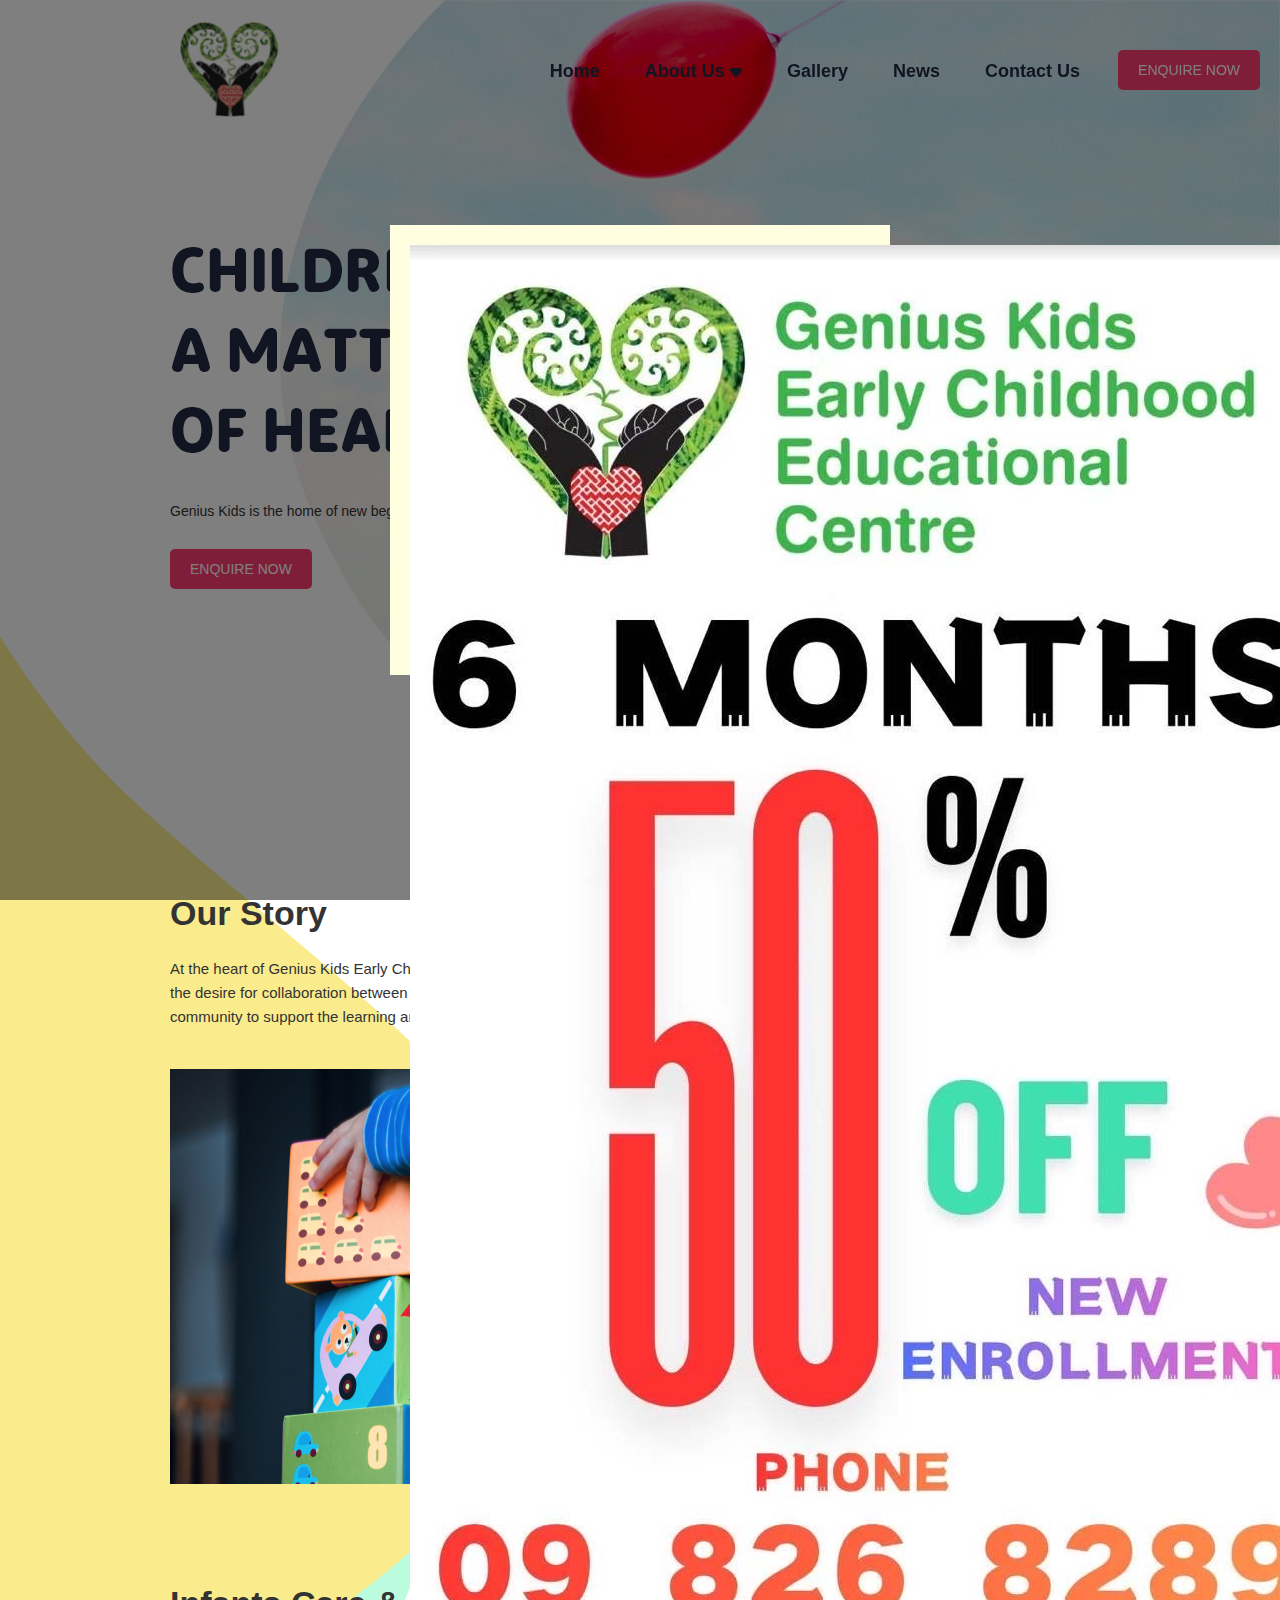
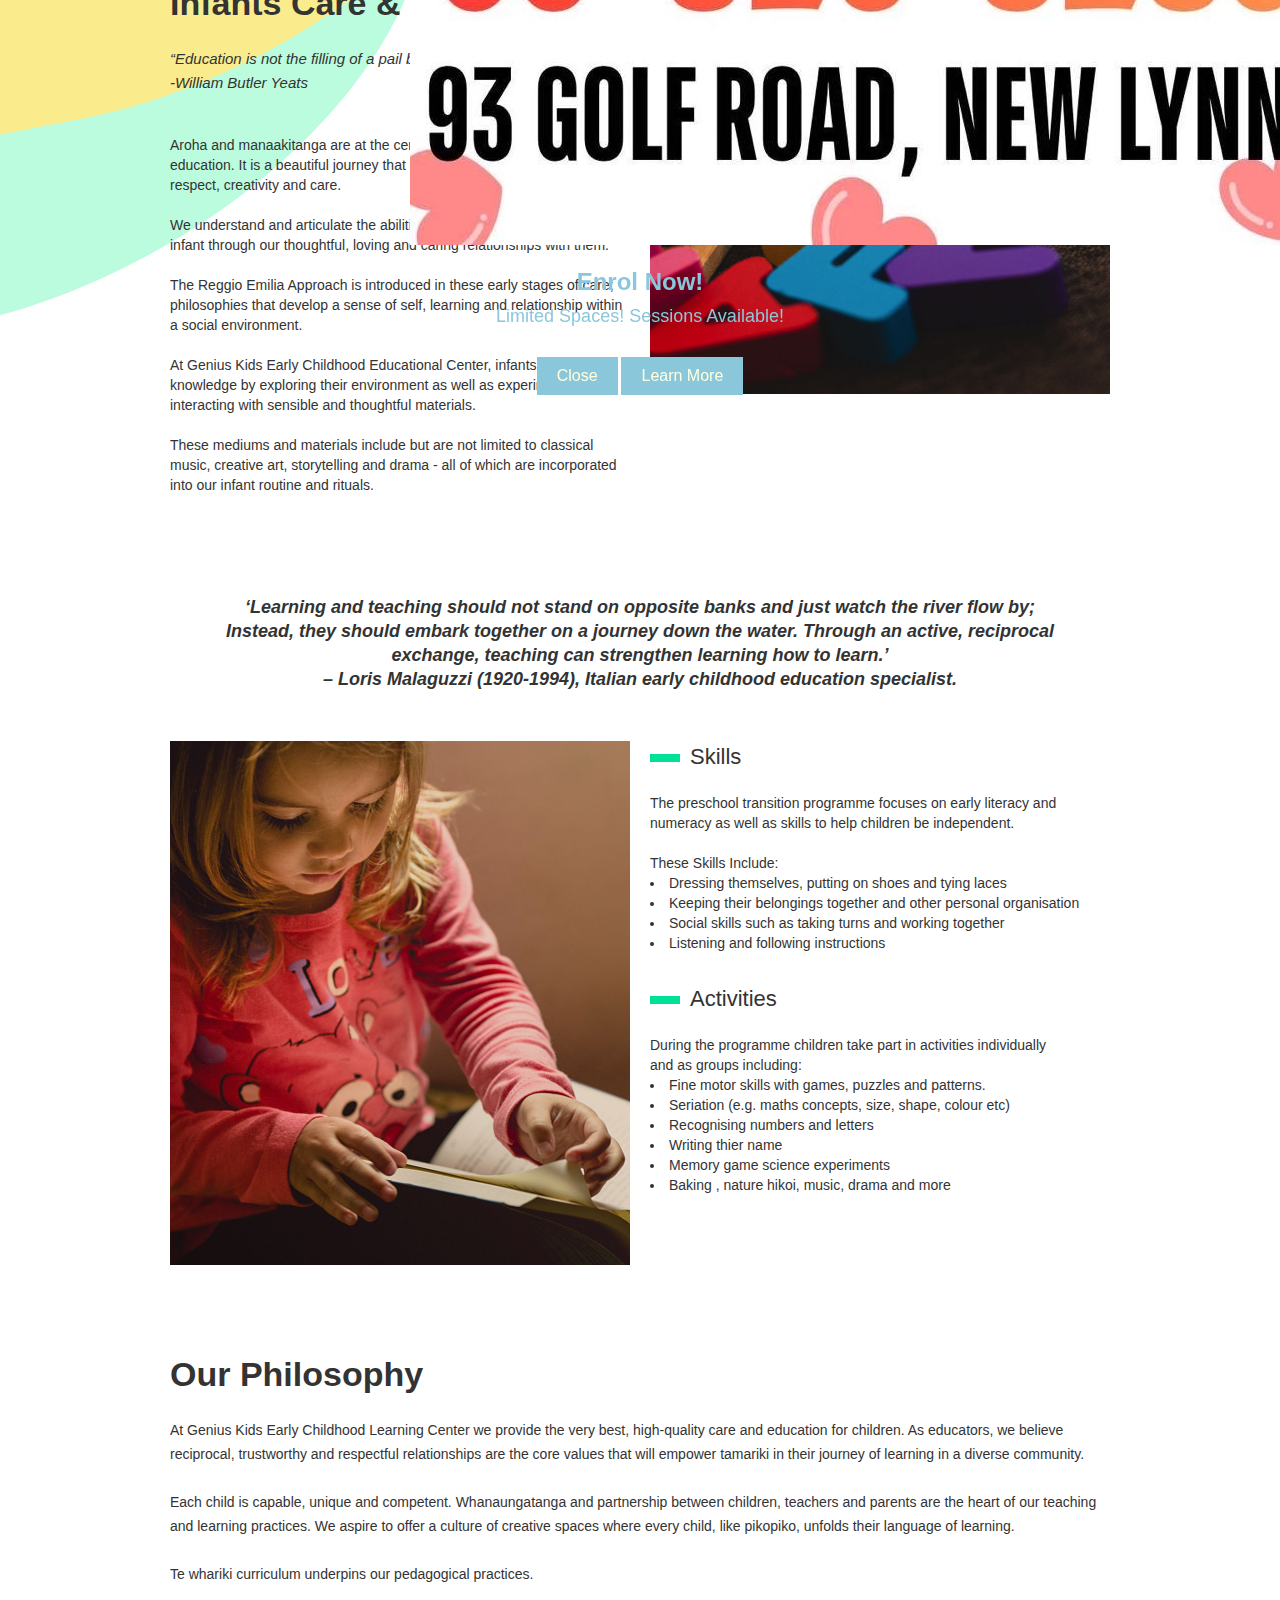
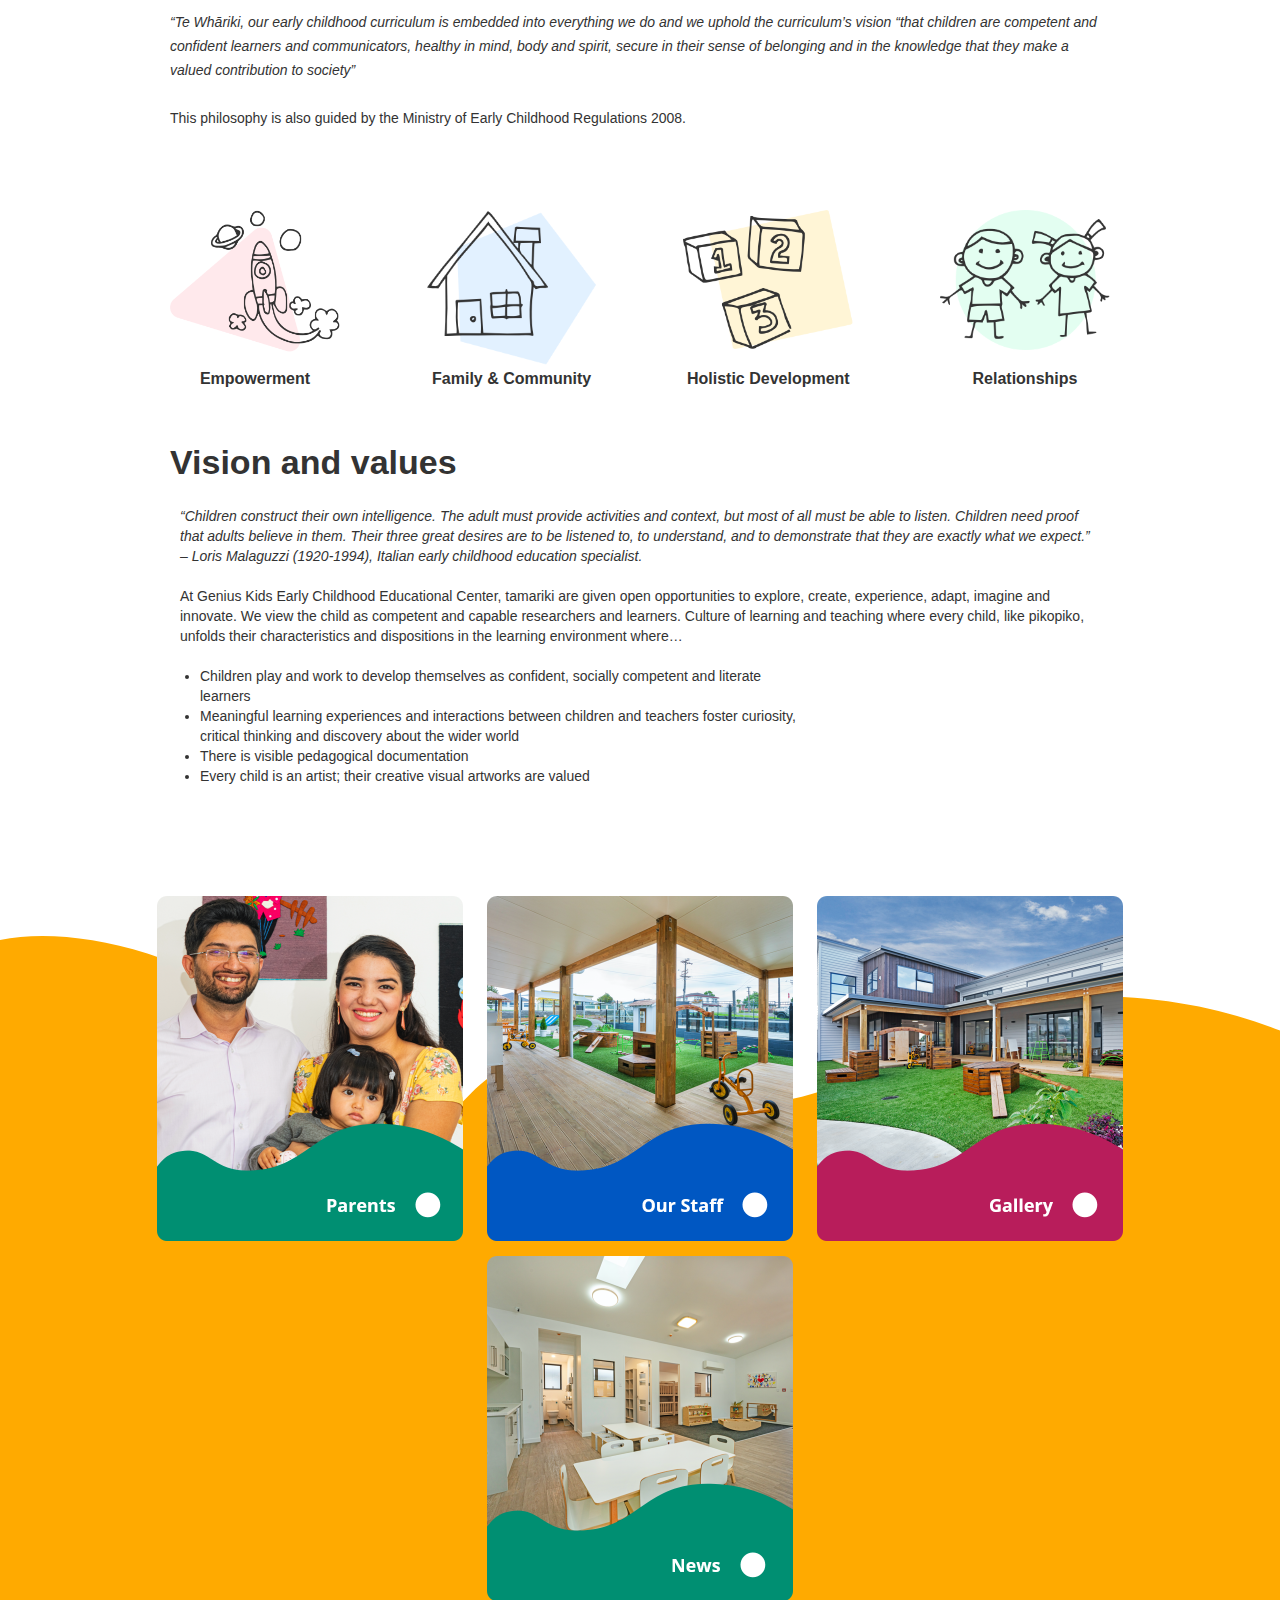
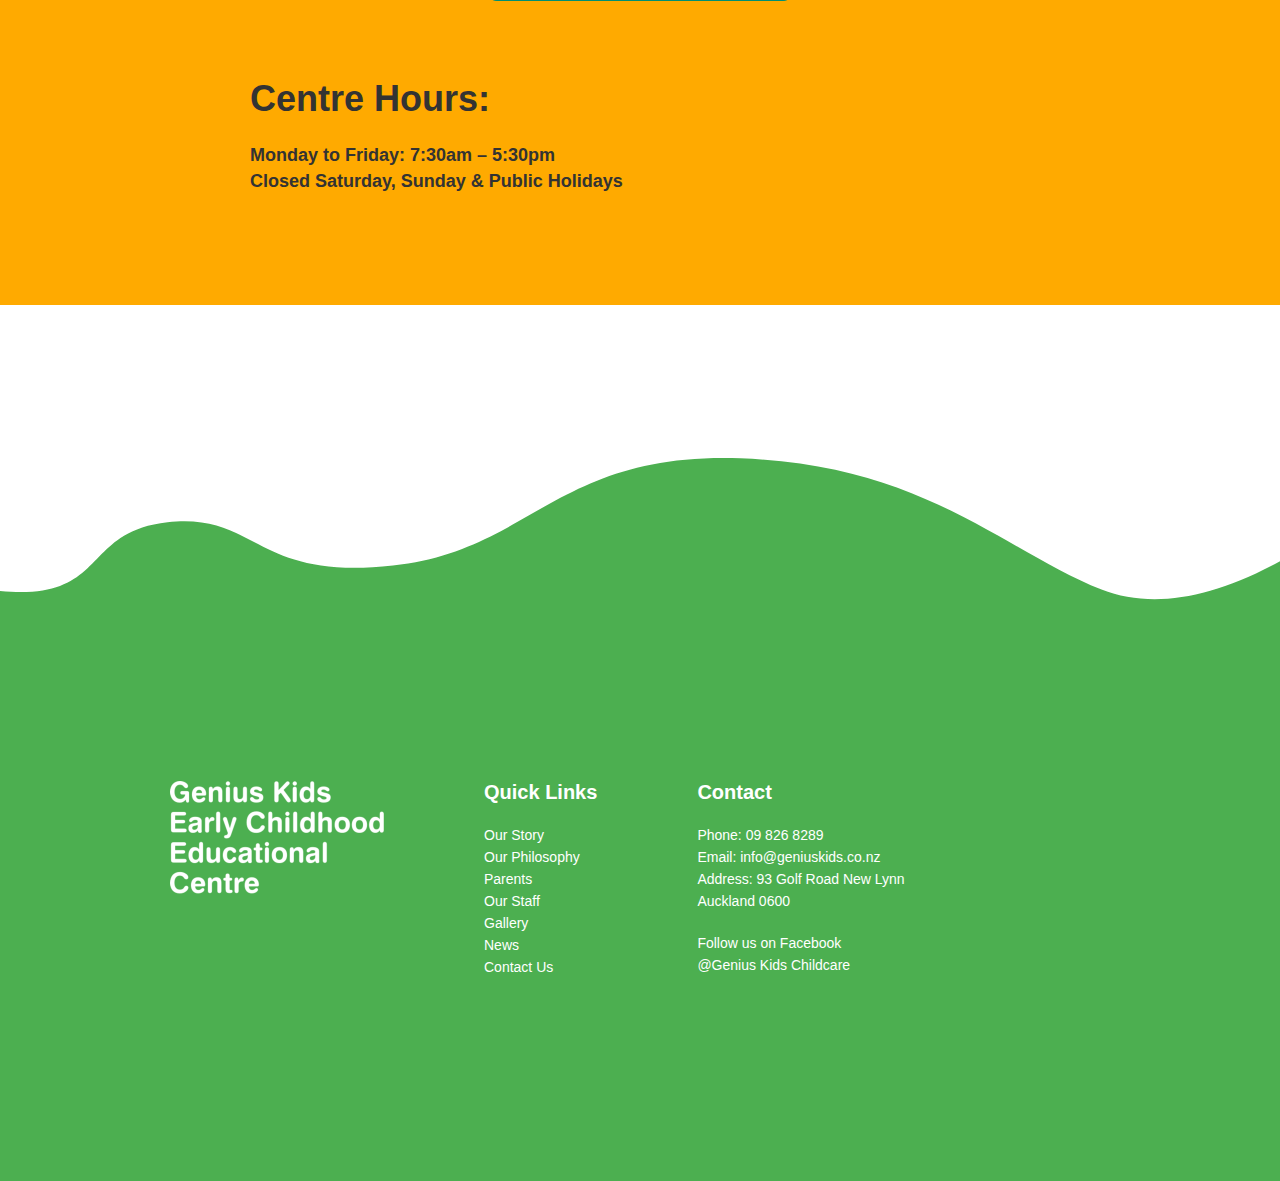
<file: index.html>
<!DOCTYPE html>
<html>
    <head>
        <meta charset="utf-8">
        <meta http-equiv="X-UA-Compatible" content="IE=edge">
        <meta name="viewport" content="width=device-width, initial-scale=1">
        <meta name="description" content="Visit our wonderful Early Learning Centre in the heart of Green Bay, New Lynn. 30 Hours Free for 3 and 4 year olds.• Qualified Early Childhood Teachers. Easy parking.">
        <meta name="author" content="Genius Kids Early Childhood Educational Centre">
        <meta name="keywords" content="preschool,daycare,daycares,preschool near me,childcare centre,early childhood,daycare centres, green bay childcare,new lynn childcare">
        <title>Enroll at Genius Kids Today! | Free Kindergarten Sessions Available | Top-Rated Early Education</title>
        <link rel="stylesheet" href="./css/home.css">
		<link rel="stylesheet" href="./css/popup.css">
		<script src="./js/script.js"></script>
        <div id="popupContainer">
            <div id="popupContent">
              <div class="imageContainer">
                <img src="./imgs/promo.jpg" alt="Children" id="childImage">
              </div>
              <h2 class="offerTitle">Enrol Now!</h2>
              <p class="offerDescription">Limited Spaces! Sessions Available!</p>
              <button id="closePopup" onclick="closePopup()">Close</button>
              <a href="./enquiry.html" id="learnMoreButton">Learn More</a>
            </div>
        </div>
    </head>
    <body>
        <header>
            <div class="main">
                <a href="index.html" class="logo"></a>
                <div class="menu">
                    <span>Menu</span>
                    <img class="open" src="./imgs/menu.png" />
                    <img class="close" src="./imgs/close.png" />
                </div>
                <nav>
                    <ul>
                        <li>
                            <a href="index.html">Home</a>
                        </li>
                        <li>
                            <a>About Us</a>
                            <span class="arrow"></span>
                            <ul class="dropdown">
                                <li><a href="index.html#OurStory">Our Story</a></li>
                                <li><a href="index.html#OurPhilosophy">Our Philosophy</a></li>
                                <li><a href="parents.html">Parents</a></li>
                                <li><a href="ourStaff.html">Our Staff</a></li>
                                <li><a href="index.html#Centrehours">Centre Hours</a></li>
                            </ul>
                        </li>
                        <li><a href="gallery.html">Gallery</a>
                        </li>
                        
                        <li><a href="news.html">News</a></li>
                        <li><a href="contactUs.html">Contact Us</a></li>
                    </ul>
                </nav>
                <a class="button enrollButton" href="./enquiry.html">ENQUIRE NOW</a>
            </div>
        </header>
        <div class="body home">
            <div class="main">
                <section class="welcomewords">
                    <img src="./imgs/childrenare.png" />
                    <p>Genius Kids is the home of new beginnings, new learning and aroha.</p>
                    <a class="button enrollButton" href="./enquiry.html">ENQUIRE NOW</a>
                    <a name="OurStory"></a>
                </section>
                <section class="introduce">
                    <div class="title w460">Our Story</div>
                    <div class="subTitle w460">At the heart of Genius Kids Early Childhood Educational Center is the desire for collaboration between teachers, whanau and the community to support the learning and development of each child.
                    </div>
                    <div class="contentBox">
                        <div class="imgBox">
                            <img src="imgs/ourStory.jpg" />
                        </div>
                        <div class="content">
                            <p class="article">
                                <b>Our curriculum</b> is based on Te Whāriki Early Childhood curriculum and inspired by the Reggio Emilia Approach to childcare that puts children at the center of their learning in relationship-driven environments.<br /><br />The aim of our teaching methods, creative spaces and compassionate teaching is to nurture each child’s innate competence, curiosity and imagination, enabling them to contribute to their own learning and wellbeing. This is done through many languages of expression and communication.<br /><br />Our teachers carefully listen, observe, and document the work of each child, encouraging them to develop their thinking and learning. They also reflect on their own teaching, learning, and work by sharing ideas and observations within the instructorial team, whanau and with the tamariki themselves.<br /><br />
                                It is important to us that we instill in each child a sense of confidence, self-awareness and belief that that are unique and can do anything!
                                
                            </p>
                        </div>
                    </div>
                </section>
                <section class="introduce">
                    <div class="contentBox">
                        <div class="content">
                            <div class="title">Infants Care & Education</div>
                            <div class="subTitle"><i>“Education is not the filling of a pail but the lighting of a fire.”</i><br /><i> -William Butler Yeats</i></div>
                            <p>
                                Aroha and manaakitanga are at the centre of our infant care and education. It is a beautiful journey that develops trusting relationships with respect, creativity and care.<br /><br />We understand and articulate the abilities and individual needs of each infant through our thoughtful, loving and caring relationships with them.<br /><br />The Reggio Emilia Approach is introduced in these early stages of care; philosophies that develop a sense of self, learning and relationship within a social environment.<br /><br />At Genius Kids Early Childhood Educational Center, infants acquire knowledge by exploring their environment as well as experimenting and interacting with sensible and thoughtful materials.<br /><br />These mediums and materials include but are not limited to classical music, creative art, storytelling and drama - all of which are incorporated into our infant routine and rituals.</p>
                        </div>
                        <div class="imgBox">
                            <img src="imgs/Infants.jpg" />
                        </div>
                    </div>
                </section>
                <p class="note">
                    ‘Learning and teaching should not stand on opposite banks and just watch the river flow by;<br />Instead, they should embark together on a journey down the water. Through an active, reciprocal exchange, teaching can strengthen learning how to learn.’<br />– Loris Malaguzzi (1920-1994), Italian early childhood education specialist.
                </p>

                <section class="introduce">
                    <div class="contentBox">
                        <div class="imgBox">
                            <img src="imgs/reading.jpg" />
                        </div>
                        <div class="content">
                            <div class="insideTitle">Skills </div>
                            <p>The preschool transition programme focuses on early literacy and numeracy as well as skills to help children be independent. <br /></p>
                            <ul>
                                These Skills Include:
                                <li>Dressing themselves, putting on shoes and tying laces</li>
                                <li>Keeping their belongings together and other personal organisation</li>
                                <li>Social skills such as taking turns and working together</li>
                                <li>Listening and following instructions</li>
                            </ul>  
                            <div class="insideTitle">Activities</div>
                            <a name="OurPhilosophy"></a>
                            <ul>
                                During the programme children take part in activities individually <br />and as groups including:
                                <li>Fine motor skills with games, puzzles and patterns.</li>
                                <li>Seriation (e.g. maths concepts, size, shape, colour etc)</li>
                                <li>Recognising numbers and letters</li>
                                <li>Writing thier name</li>
                                <li>Memory game science experiments</li>
                                <li>Baking , nature hikoi, music, drama and more</li>
                            </ul>  
                        </div>
                    </div>
                </section>

                <section class="introduce">
                    <div class="title">Our Philosophy</div>
                    <div class="contentBox">
                        <p class="content lh24">
                            At Genius Kids Early Childhood Learning Center we provide the very best, high-quality care and education for children. As educators, we believe reciprocal, trustworthy and respectful relationships are the core values that will empower tamariki in their journey of learning in a diverse community.<br /><br />
                            Each child is capable, unique and competent. Whanaungatanga and partnership between children, teachers and parents are the heart of our teaching and learning practices. We aspire to offer a culture of creative spaces where every child, like pikopiko, unfolds their language of learning.<br /><br />
                            Te whariki curriculum underpins our pedagogical practices.<br /><br />
                            <i>“Te Whāriki, our early childhood curriculum is embedded into everything we do and we uphold the curriculum’s vision “that children are competent and confident learners and communicators, healthy in mind, body and spirit, secure in their sense of belonging and in the knowledge that they make a valued contribution to society”</i><br /><br />
                            This philosophy is also guided by the Ministry of Early Childhood Regulations 2008.
                        </p>
                    </div>
                </section>
                <ul class="fourIcons">
                    <li>
                        <div><img src="imgs/1.png" /></div>
                        <span>Empowerment</span>
                    </li>
                    <li>
                        <div><img src="imgs/2.png" /></div>
                        <span>Family & Community</span>
                    </li>
                    <li>
                        <div><img src="imgs/3.png" /></div>
                        <span>Holistic Development</span>
                    </li>
                    <li>
                        <div><img src="imgs/4.png" /></div>
                        <span>Relationships</span>
                    </li>
                </ul>

                <section class="introduce">
                    <div class="title">Vision and values</div>
                    <div class="contentBox">
                        <div class="content">
                            <p><i>“Children construct their own intelligence. The adult must provide activities and context, but most of all must be able to listen. Children need proof that adults believe in them. Their three great desires are to be listened to, to understand, and to demonstrate that they are exactly what we expect.” – Loris Malaguzzi (1920-1994), Italian early childhood education specialist.</i></p>
                            <p>At Genius Kids Early Childhood Educational Center, tamariki are given open opportunities to explore, create, experience, adapt, imagine and innovate. We view the child as competent and capable researchers and learners. Culture of learning and teaching where every child, like pikopiko, unfolds their characteristics and dispositions in the learning environment where…</p>
                            <ul class="specialUl">
                                <li>Children play and work to develop themselves as confident, socially competent and literate learners</li>
                                <li>Meaningful learning experiences and interactions between children and teachers foster curiosity, critical thinking and discovery about the wider world</li>
                                <li>There is visible pedagogical documentation</li>
                                <li>Every child is an artist; their creative visual artworks are valued</li>
                            </ul>  
                        </div>
                    </div>
                </section>
            </div>
        </div>
        <a class="footbutton" href="./enquiry.html">ENQUIRE NOW</a>
        <div class="subfooter">
            <a name="Centrehours"></a>
            <ul>
               <a href="./parents.html"><li><img src="./imgs/subfooter1.png" /></li></a>
               <a href="./ourStaff.html"><li><img src="./imgs/subfooter2.png" /></li></a>
               <a href="./gallery.html"><li><img src="./imgs/subfooter3.png" /></li></a>
               <a href="./news.html"><li><img src="./imgs/subfooter4.png" /></li></a>
            </ul>
            <div class="centrehours">
                <span class="title">Centre Hours:</span>
                <div>Monday to Friday: 7:30am – 5:30pm</div>
                <div>Closed Saturday, Sunday & Public Holidays</div>

                <iframe src="https://www.google.com/maps/embed?pb=!1m18!1m12!1m3!1d25515.974997881756!2d174.66163183756902!3d-36.92629217992277!2m3!1f0!2f0!3f0!3m2!1i1024!2i768!4f13.1!3m3!1m2!1s0x6d0d43e354f9d17b%3A0x32aec6e0147fb358!2s93%20Golf%20Road%2C%20New%20Lynn%2C%20Auckland%200600!5e0!3m2!1sen!2snz!4v1579665061368!5m2!1sen!2snz" frameborder="0" style="border:0;" allowfullscreen=""></iframe>
            </div>
        </div>
        <footer class="index">
            <div class="main">
                <div>
                    <img class="ftintroduce" src="./imgs/footerintroduce.png" />
                </div>
                <div>
                    <span class="title">Quick Links</span>
                    <div class="list">
                        <a href="index.html#OurStory">Our Story</a>
                        <a href="index.html#OurPhilosophy">Our Philosophy</a>
                        <a href="parents.html">Parents</a>
                        <a href="ourStaff.html">Our Staff</a>
                        <a href="gallery.html">Gallery</a>
                        <a href="news.html">News</a>
                        <a href="contactUs.html">Contact Us</a>
                    </div>
                </div>
                <div>
                    <span class="title">Contact</span>
                    <div class="list">
                        <a href="tel:098268289">Phone: 09 826 8289</a>
                        <a href="mailto:info@geniuskids.co.nz" milto="info@geniuskids.co.nz">
                          <i class="icon-mail"></i>
                          <span>Email: info@geniuskids.co.nz</span>
                        </a>
                        <span>Address: 93 Golf Road New Lynn</span>
                        <span>Auckland 0600</span>
                    </div>
                    <div class="list">
                        <span>Follow us on Facebook</span>
                        <a target="_blank" rel="noopener noreferrer" href="https://www.facebook.com/geniuskidschildcare">
                          <i class="icon-facebook"></i>
                          <span>@Genius Kids Childcare</span>
                        </a>
                    </div>
                </div>
            </div>
        </footer>
        <script src="./js/jquery.min.js"></script>
        <script src="./js/main.js"></script>
    </body>
</html>
</file>
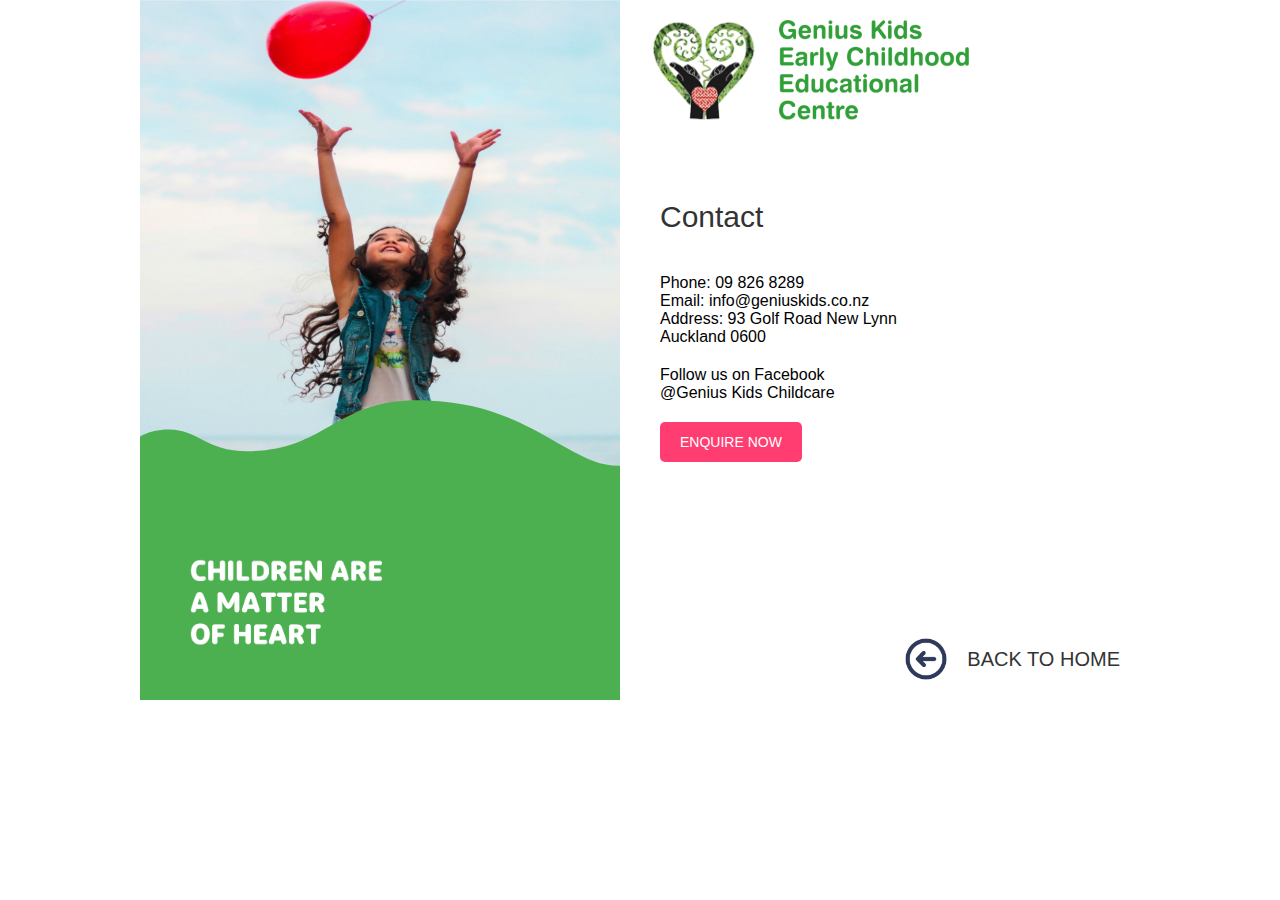
<file: contactUs.html>
<!DOCTYPE html>
    <html>
    <head>
        <meta charset="utf-8">
        <meta http-equiv="X-UA-Compatible" content="IE=edge">
        <meta name="viewport" content="width=device-width, initial-scale=1">
        <meta name="description" content="Visit our wonderful Early Learning Centre in the heart of Green Bay, New Lynn. 30 Hours Free for 3 and 4 year olds.• Qualified Early Childhood Teachers. Easy parking.">
        <meta name="author" content="Genius Kids Early Childhood Educational Centre">
        <meta name="keywords" content="preschool,daycare,daycares,preschool near me,childcare centre,early childhood,daycare centres, green bay childcare,new lynn childcare">
        <title>Contact us</title>
        <link rel="stylesheet" href="./css/contactUs.css">
    </head>
    <body>
        <div class="header">
            <div>
                <img src="./imgs/logo.png" />
                <img src="./imgs/littleintroduce.png" />
            </div>
        </div>
        <div class="flxBox">
            <div class="left">
                <img src="./imgs/childrenare-w.png" />
            </div>
            <div class="right">
                <span class="title">Contact</span>
                <div class="list">
                    <a href="tel:098268289">Phone: 09 826 8289</a>
                    <a href="mailto:info@geniuskids.co.nz" milto="info@geniuskids.co.nz">
                      <i class="icon-mail"></i>
                      <span>Email: info@geniuskids.co.nz</span>
                    </a>
                    <span>Address: 93 Golf Road New Lynn</span>
                    <span>Auckland 0600</span>
                </div>
                <div class="list">
                    <span>Follow us on Facebook</span>
                    <a target="_blank" rel="noopener noreferrer" href="https://www.facebook.com/geniuskidschildcare">
                      <i class="icon-facebook"></i>
                      <span>@Genius Kids Childcare</span>
                    </a>
                </div>
                <a class="button enrollButton" href="./enquiry.html">ENQUIRE NOW</a>
                <a class="backToHome" href="./index.html">
                    <img src="./imgs/arrow-circle-left.png" /><span>BACK TO HOME</span>
                </a>
            </div>
        </div>
    </body>
    </html>
</file>
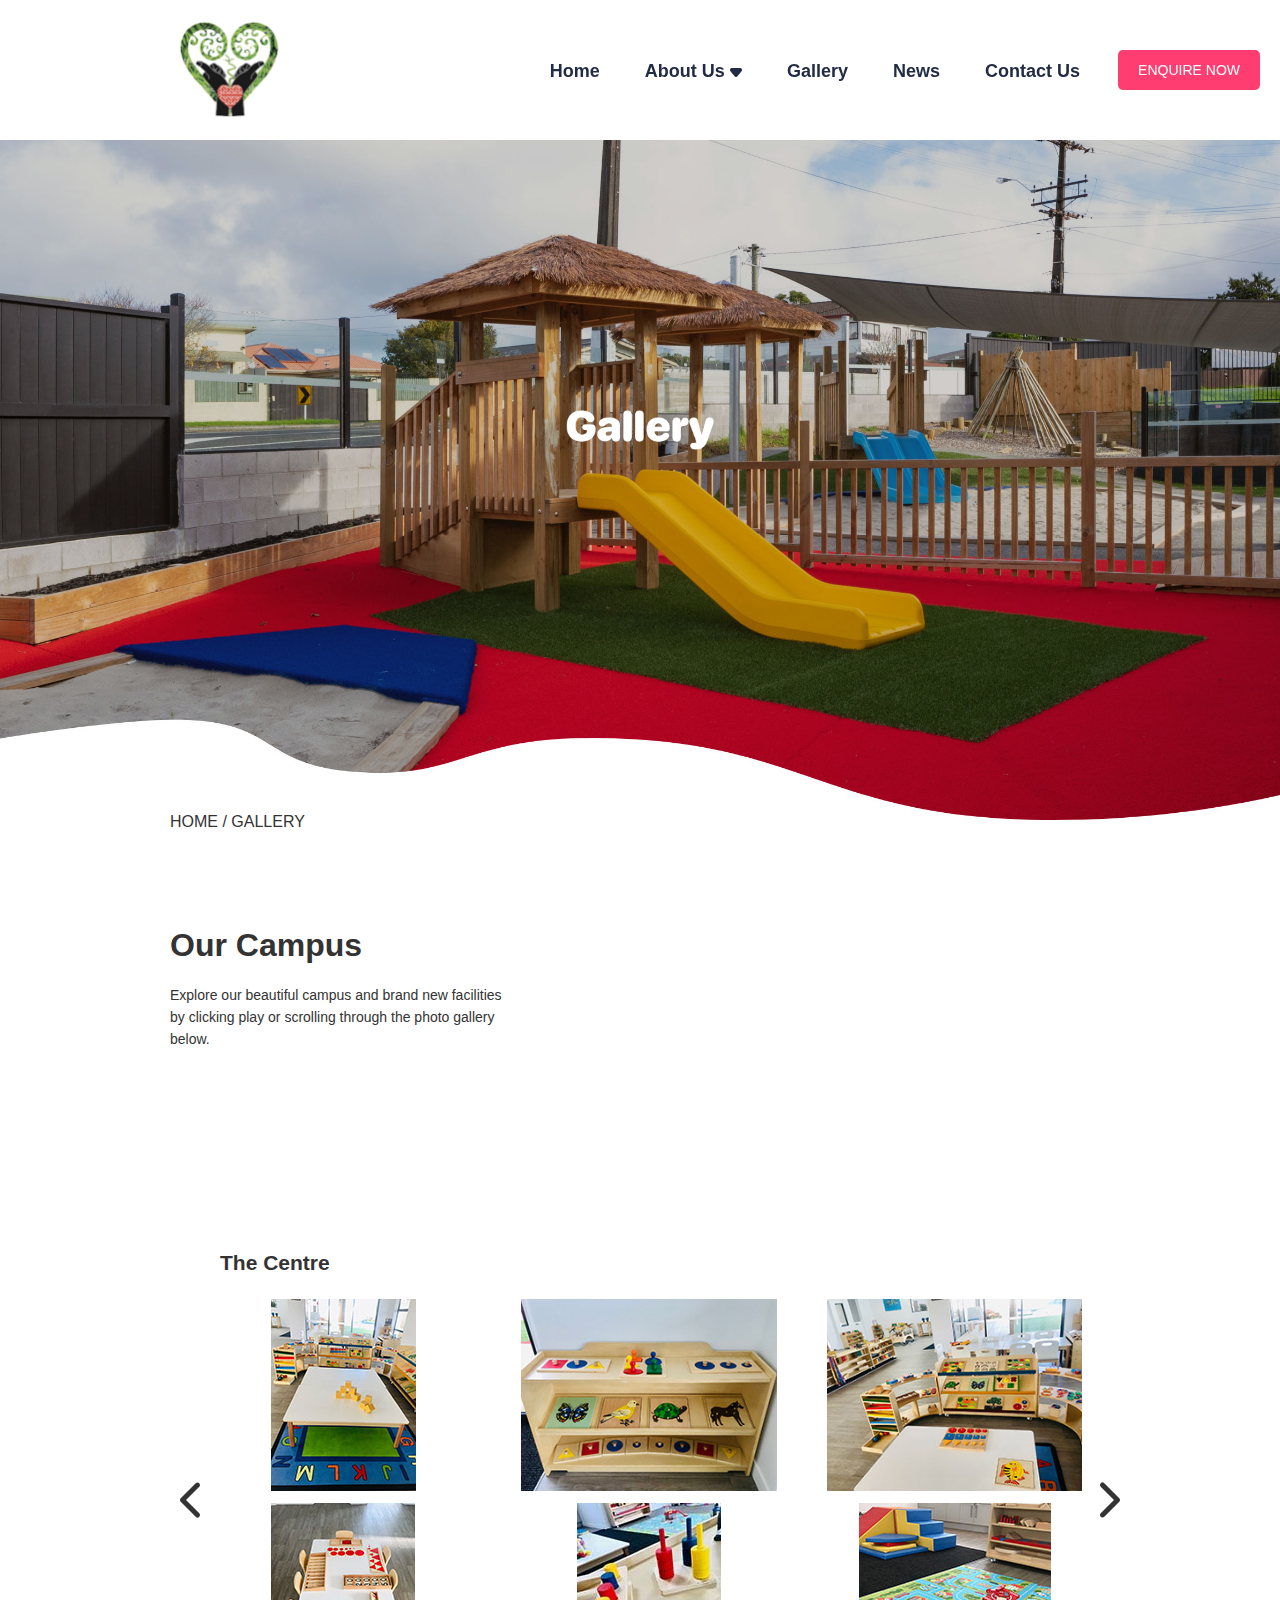
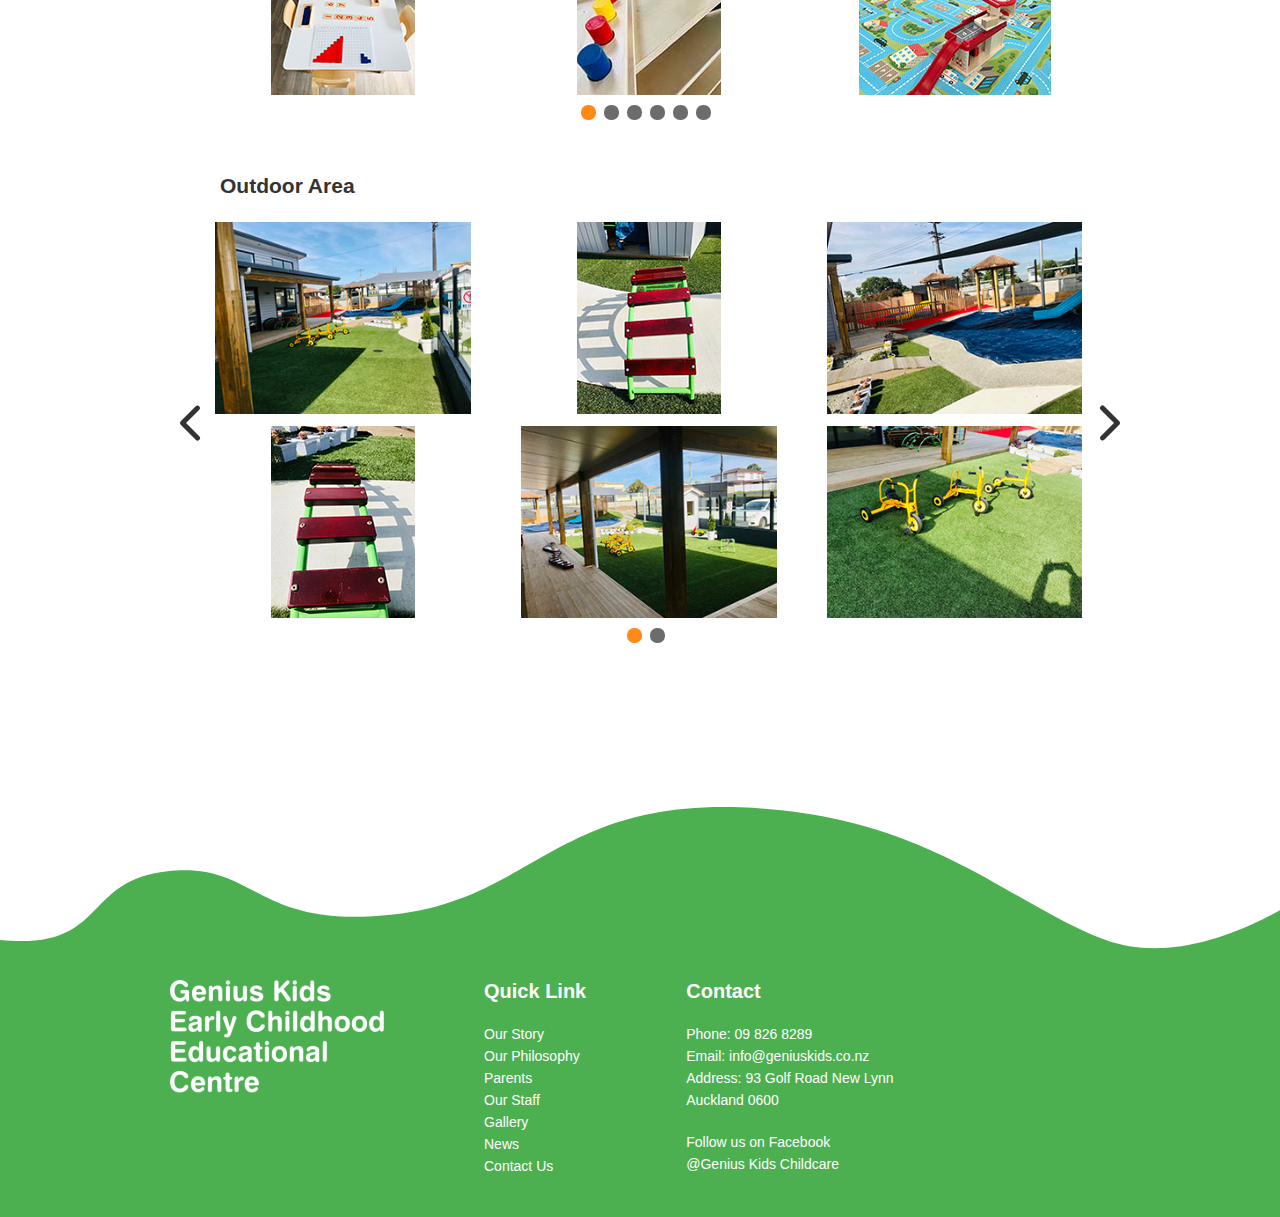
<file: gallery.html>
<!DOCTYPE html>
<html>
    <head>
        <meta charset="utf-8">
        <meta http-equiv="X-UA-Compatible" content="IE=edge">
        <meta name="viewport" content="width=device-width, initial-scale=1">
        <meta name="description" content="Visit our wonderful Early Learning Centre in the heart of Green Bay, New Lynn. 30 Hours Free for 3 and 4 year olds.• Qualified Early Childhood Teachers. Easy parking.">
        <meta name="author" content="Genius Kids Early Childhood Educational Centre">
        <meta name="keywords" content="preschool,daycare,daycares,preschool near me,childcare centre,early childhood,daycare centres, green bay childcare,new lynn childcare">
        <title>Gallery</title>
        <link rel="stylesheet" href="./css/home.css">
        <link rel="stylesheet" href="./css/jquery.simplebanner.css">
        <link rel="stylesheet" href="./css/lightbox.min.css">

    </head>
    <body>
        <header>
            <div class="main">
                <a href="home.html" class="logo"></a>
                <div class="menu">
                    <span>Menu</span>
                    <img class="open" src="./imgs/menu.png" />
                    <img class="close" src="./imgs/close.png" />
                </div>
                <nav>
                    <ul>
                        <li>
                            <a href="index.html">Home</a>
                        </li>
                        <li>
                            <a>About Us</a>
                            <span class="arrow"></span>
                            <ul class="dropdown">
                                <li><a href="index.html#OurStory">Our Story</a></li>
                                <li><a href="index.html#OurPhilosophy">Our Philosophy</a></li>
                                <li><a href="parents.html">Parents</a></li>
                                <li><a href="ourStaff.html">Our Staff</a></li>
                                <li><a href="index.html#Centrehours">Centre Hours</a></li>
                            </ul>
                        </li>
                        <li><a href="gallery.html">Gallery</a>
                        </li>
                        
                        <li><a href="news.html">News</a></li>
                        <li><a href="contactUs.html">Contact Us</a></li>
                    </ul>
                </nav>
                <a class="button enrollButton" href="./enquiry.html">ENQUIRE NOW</a>
            </div>
        </header>
        <div class="body gallery">
            <div class="main">
                <div class="themeTitle">
                    <img src="./imgs/title-gallery.png" />
                </div>
                <div class="breadcrumbs">
                    <a href="./index.html">HOME</a> / 
                    <span>GALLERY</span>
                </div>
                <div class="article">
                    <div class="flex">
                        <div class="flex-left">
                            <h1>Our Campus</h1>
                            <p>Explore our  beautiful campus and brand new facilities<br/> 
                            by clicking play or scrolling through the photo gallery below.</p>
                        </div>
                        <div class="flex-right">
                            <iframe src="https://www.youtube.com/embed/UE-ZkbkrtGE" frameborder="0" allow="accelerometer; autoplay; encrypted-media; gyroscope; picture-in-picture" allowfullscreen></iframe>
                        </div>
                    </div>
                    <div class="simpleBanner">
                        <h2>The Centre</h2>
                        <div class="bannerListWpr">
                            <ul class="bannerList">
                                <li>
                                    <div>
                                        <!-- <div><a href="./imgs/centre/IMG_2270.jpg" data-lightbox="example-set"><img src="./imgs/centre/thumb/IMG_2270.jpg" alt=""/></a></div> -->
                                        <div><a href="./imgs/centre/IMG_4643.jpg" data-lightbox="example-set"><img src="./imgs/centre/thumb/IMG_4643.jpg" alt=""/></a></div>
                                        <div><a href="./imgs/centre/IMG_4650.jpg" data-lightbox="example-set"><img src="./imgs/centre/thumb/IMG_4650.jpg" alt=""/></a></div>
                                        <div><a href="./imgs/centre/IMG_4663.jpg" data-lightbox="example-set"><img src="./imgs/centre/thumb/IMG_4663.jpg" alt=""/></a></div>
                                        <!-- <div><a href="./imgs/centre/IMG_4691.jpg" data-lightbox="example-set"><img src="./imgs/centre/thumb/IMG_4691.jpg" alt=""/></a></div> -->
                                        <div><a href="./imgs/centre/IMG_4739.jpg" data-lightbox="example-set"><img src="./imgs/centre/thumb/IMG_4739.jpg" alt=""/></a></div>
                                        <div><a href="./imgs/centre/IMG_4753.jpg" data-lightbox="example-set"><img src="./imgs/centre/thumb/IMG_4753.jpg" alt=""/></a></div>
                                        <div><a href="./imgs/centre/IMG_4709.jpg" data-lightbox="example-set"><img src="./imgs/centre/thumb/IMG_4709.jpg" alt=""/></a></div>
                                    </div>
                                </li>
                                <li>
                                    <div>
                                        <div><a href="./imgs/centre/IMG_4720.jpg" data-lightbox="example-set"><img src="./imgs/centre/thumb/IMG_4720.jpg" alt=""/></a></div>
                                        <div><a href="./imgs/centre/IMG_4731.jpg" data-lightbox="example-set"><img src="./imgs/centre/thumb/IMG_4731.jpg" alt=""/></a></div>
                                        <div><a href="./imgs/centre/IMG_4746.jpg" data-lightbox="example-set"><img src="./imgs/centre/thumb/IMG_4746.jpg" alt=""/></a></div>
                                        <div><a href="./imgs/centre/IMG_4638.jpg" data-lightbox="example-set"><img src="./imgs/centre/thumb/IMG_4638.jpg" alt=""/></a></div>
                                        <div><a href="./imgs/centre/IMG_4645.jpg" data-lightbox="example-set"><img src="./imgs/centre/thumb/IMG_4645.jpg" alt=""/></a></div>
                                        <div><a href="./imgs/centre/IMG_4655.jpg" data-lightbox="example-set"><img src="./imgs/centre/thumb/IMG_4655.jpg" alt=""/></a></div>
                                    </div>
                                </li>
                                <li>
                                    <div>
                                        <div><a href="./imgs/centre/IMG_4669.jpg" data-lightbox="example-set"><img src="./imgs/centre/thumb/IMG_4669.jpg" alt=""/></a></div>
                                        <div><a href="./imgs/centre/IMG_4726.jpg" data-lightbox="example-set"><img src="./imgs/centre/thumb/IMG_4726.jpg" alt=""/></a></div>
                                        <!-- <div><a href="./imgs/centre/IMG_4693.jpg" data-lightbox="example-set"><img src="./imgs/centre/thumb/IMG_4693.jpg" alt=""/></a></div> -->
                                        <div><a href="./imgs/centre/IMG_4710.jpg" data-lightbox="example-set"><img src="./imgs/centre/thumb/IMG_4710.jpg" alt=""/></a></div>
                                        <div><a href="./imgs/centre/IMG_4721.jpg" data-lightbox="example-set"><img src="./imgs/centre/thumb/IMG_4721.jpg" alt=""/></a></div>
                                        <div><a href="./imgs/centre/IMG_4732.jpg" data-lightbox="example-set"><img src="./imgs/centre/thumb/IMG_4732.jpg" alt=""/></a></div>
                                        <div><a href="./imgs/centre/IMG_4748.jpg" data-lightbox="example-set"><img src="./imgs/centre/thumb/IMG_4748.jpg" alt=""/></a></div>
                                    </div>
                                </li>
                                <li>
                                    <div>
                                        <div><a href="./imgs/centre/IMG_4639.jpg" data-lightbox="example-set"><img src="./imgs/centre/thumb/IMG_4639.jpg" alt=""/></a></div>
                                        <div><a href="./imgs/centre/IMG_4647.jpg" data-lightbox="example-set"><img src="./imgs/centre/thumb/IMG_4647.jpg" alt=""/></a></div>
                                        <div><a href="./imgs/centre/IMG_4659.jpg" data-lightbox="example-set"><img src="./imgs/centre/thumb/IMG_4659.jpg" alt=""/></a></div>
                                        <div><a href="./imgs/centre/IMG_4715.jpg" data-lightbox="example-set"><img src="./imgs/centre/thumb/IMG_4715.jpg" alt=""/></a></div>
                                        <div><a href="./imgs/centre/IMG_4672.jpg" data-lightbox="example-set"><img src="./imgs/centre/thumb/IMG_4672.jpg" alt=""/></a></div>
                                        <!-- <div><a href="./imgs/centre/IMG_4700.jpg" data-lightbox="example-set"><img src="./imgs/centre/thumb/IMG_4700.jpg" alt=""/></a></div> -->
                                        <div><a href="./imgs/centre/IMG_4713.jpg" data-lightbox="example-set"><img src="./imgs/centre/thumb/IMG_4713.jpg" alt=""/></a></div>
                                    </div>
                                </li>
                                <li>
                                    <div>
                                        <div><a href="./imgs/centre/IMG_4724.jpg" data-lightbox="example-set"><img src="./imgs/centre/thumb/IMG_4724.jpg" alt=""/></a></div>
                                        <div><a href="./imgs/centre/IMG_4736.jpg" data-lightbox="example-set"><img src="./imgs/centre/thumb/IMG_4736.jpg" alt=""/></a></div>
                                        <div><a href="./imgs/centre/IMG_4750.jpg" data-lightbox="example-set"><img src="./imgs/centre/thumb/IMG_4750.jpg" alt=""/></a></div>
                                        <div><a href="./imgs/centre/IMG_4641.jpg" data-lightbox="example-set"><img src="./imgs/centre/thumb/IMG_4641.jpg" alt=""/></a></div>
                                        <div><a href="./imgs/centre/IMG_4648.jpg" data-lightbox="example-set"><img src="./imgs/centre/thumb/IMG_4648.jpg" alt=""/></a></div>
                                        <div><a href="./imgs/centre/IMG_4661.jpg" data-lightbox="example-set"><img src="./imgs/centre/thumb/IMG_4661.jpg" alt=""/></a></div>
                                    </div>
                                </li>
                                <li>
                                    <div>
                                        <div><a href="./imgs/centre/IMG_4679.jpg" data-lightbox="example-set"><img src="./imgs/centre/thumb/IMG_4679.jpg" alt=""/></a></div>
                                        <div><a href="./imgs/centre/IMG_4705.jpg" data-lightbox="example-set"><img src="./imgs/centre/thumb/IMG_4705.jpg" alt=""/></a></div>
                                        <!-- <div><a href="./imgs/centre/IMG_4715.jpg" data-lightbox="example-set"><img src="./imgs/centre/thumb/IMG_4715.jpg" alt=""/></a></div>
                                        <div><a href="./imgs/centre/IMG_4726.jpg" data-lightbox="example-set"><img src="./imgs/centre/thumb/IMG_4726.jpg" alt=""/></a></div>
                                        <div><a href="./imgs/centre/IMG_4739.jpg" data-lightbox="example-set"><img src="./imgs/centre/thumb/IMG_4739.jpg" alt=""/></a></div>
                                        <div><a href="./imgs/centre/IMG_4753.jpg" data-lightbox="example-set"><img src="./imgs/centre/thumb/IMG_4753.jpg" alt=""/></a></div> -->
                                    </div>
                                </li>
                            </ul>
                        </div>
                        <div class="bannerControlsWpr bannerControlsPrev"><svg data-icon="chevron-left" viewBox="0 0 20 20"><path d="M8.41 10l5.29-5.29c.19-.18.3-.43.3-.71a1.003 1.003 0 00-1.71-.71l-6 6c-.18.18-.29.43-.29.71 0 .28.11.53.29.71l6 6a1.003 1.003 0 001.42-1.42L8.41 10z" fill-rule="evenodd"></path></svg></div>
                        <div class="bannerIndicators"><ul></ul></div>
                        <div class="bannerControlsWpr bannerControlsNext"><svg data-icon="chevron-right" viewBox="0 0 20 20"><path d="M13.71 9.29l-6-6a1.003 1.003 0 00-1.42 1.42l5.3 5.29-5.29 5.29c-.19.18-.3.43-.3.71a1.003 1.003 0 001.71.71l6-6c.18-.18.29-.43.29-.71 0-.28-.11-.53-.29-.71z" fill-rule="evenodd"></path></svg></div>
                    </div>

                    <!-- <div class="simpleBanner">
                        <h2>Parent's Orientation and Open day</h2>
                        <div class="bannerListWpr">
                            <ul class="bannerList">
                                <li>
                                    <div>
                                        <div><a href="./imgs/openingday/IMG_2272.jpeg" data-lightbox="example-set"><img src="./imgs/openingday/thumb/IMG_2272.jpeg" alt=""/></a></div>
                                        <div><a href="./imgs/openingday/IMG_2305.jpeg" data-lightbox="example-set"><img src="./imgs/openingday/thumb/IMG_2305.jpeg" alt=""/></a></div>
                                        <div><a href="./imgs/openingday/IMG_2331.jpeg" data-lightbox="example-set"><img src="./imgs/openingday/thumb/IMG_2331.jpeg" alt=""/></a></div>
                                        <div><a href="./imgs/openingday/IMG_2375.jpeg" data-lightbox="example-set"><img src="./imgs/openingday/thumb/IMG_2375.jpeg" alt=""/></a></div>
                                        <div><a href="./imgs/openingday/IMG_2400.jpeg" data-lightbox="example-set"><img src="./imgs/openingday/thumb/IMG_2400.jpeg" alt=""/></a></div>
                                        <div><a href="./imgs/openingday/IMG_4835.jpeg" data-lightbox="example-set"><img src="./imgs/openingday/thumb/IMG_4835.jpeg" alt=""/></a></div>
                                    </div>
                                </li>
                                <li>
                                    <div>
                                        <div><a href="./imgs/openingday/IMG_4850.jpeg" data-lightbox="example-set"><img src="./imgs/openingday/thumb/IMG_4850.jpeg" alt=""/></a></div>
                                        <div><a href="./imgs/openingday/IMG_4855.jpeg" data-lightbox="example-set"><img src="./imgs/openingday/thumb/IMG_4855.jpeg" alt=""/></a></div>
                                        <div><a href="./imgs/openingday/IMG_2277.jpeg" data-lightbox="example-set"><img src="./imgs/openingday/thumb/IMG_2277.jpeg" alt=""/></a></div>
                                        <div><a href="./imgs/openingday/IMG_2309.jpeg" data-lightbox="example-set"><img src="./imgs/openingday/thumb/IMG_2309.jpeg" alt=""/></a></div>
                                        <div><a href="./imgs/openingday/IMG_2351.jpeg" data-lightbox="example-set"><img src="./imgs/openingday/thumb/IMG_2351.jpeg" alt=""/></a></div>
                                        <div><a href="./imgs/openingday/IMG_2376.jpeg" data-lightbox="example-set"><img src="./imgs/openingday/thumb/IMG_2376.jpeg" alt=""/></a></div>
                                    </div>
                                </li>
                                <li>
                                    <div>
                                        <div><a href="./imgs/openingday/IMG_4787.jpeg" data-lightbox="example-set"><img src="./imgs/openingday/thumb/IMG_4787.jpeg" alt=""/></a></div>
                                        <div><a href="./imgs/openingday/IMG_4843.jpeg" data-lightbox="example-set"><img src="./imgs/openingday/thumb/IMG_4843.jpeg" alt=""/></a></div>
                                        <div><a href="./imgs/openingday/IMG_4851.jpeg" data-lightbox="example-set"><img src="./imgs/openingday/thumb/IMG_4851.jpeg" alt=""/></a></div>
                                        <div><a href="./imgs/openingday/IMG_4856.jpeg" data-lightbox="example-set"><img src="./imgs/openingday/thumb/IMG_4856.jpeg" alt=""/></a></div>
                                        <div><a href="./imgs/openingday/IMG_2290.jpeg" data-lightbox="example-set"><img src="./imgs/openingday/thumb/IMG_2290.jpeg" alt=""/></a></div>
                                        <div><a href="./imgs/openingday/IMG_2313.jpeg" data-lightbox="example-set"><img src="./imgs/openingday/thumb/IMG_2313.jpeg" alt=""/></a></div>
                                    </div>
                                </li>
                                <li>
                                    <div>
                                        <div><a href="./imgs/openingday/IMG_2364.jpeg" data-lightbox="example-set"><img src="./imgs/openingday/thumb/IMG_2364.jpeg" alt=""/></a></div>
                                        <div><a href="./imgs/openingday/IMG_2379.jpeg" data-lightbox="example-set"><img src="./imgs/openingday/thumb/IMG_2379.jpeg" alt=""/></a></div>
                                        <div><a href="./imgs/openingday/IMG_4809.jpeg" data-lightbox="example-set"><img src="./imgs/openingday/thumb/IMG_4809.jpeg" alt=""/></a></div>
                                        <div><a href="./imgs/openingday/IMG_4847.jpeg" data-lightbox="example-set"><img src="./imgs/openingday/thumb/IMG_4847.jpeg" alt=""/></a></div>
                                        <div><a href="./imgs/openingday/IMG_4852.jpeg" data-lightbox="example-set"><img src="./imgs/openingday/thumb/IMG_4852.jpeg" alt=""/></a></div>
                                        <div><a href="./imgs/openingday/IMG_2295.jpeg" data-lightbox="example-set"><img src="./imgs/openingday/thumb/IMG_2295.jpeg" alt=""/></a></div>
                                    </div>
                                </li>
                                <li>
                                    <div>
                                        <div><a href="./imgs/openingday/IMG_2315.jpeg" data-lightbox="example-set"><img src="./imgs/openingday/thumb/IMG_2315.jpeg" alt=""/></a></div>
                                        <div><a href="./imgs/openingday/IMG_2372.jpeg" data-lightbox="example-set"><img src="./imgs/openingday/thumb/IMG_2372.jpeg" alt=""/></a></div>
                                        <div><a href="./imgs/openingday/IMG_2382.jpeg" data-lightbox="example-set"><img src="./imgs/openingday/thumb/IMG_2382.jpeg" alt=""/></a></div>
                                        <div><a href="./imgs/openingday/IMG_4811.jpeg" data-lightbox="example-set"><img src="./imgs/openingday/thumb/IMG_4811.jpeg" alt=""/></a></div>
                                        <div><a href="./imgs/openingday/IMG_4848.jpeg" data-lightbox="example-set"><img src="./imgs/openingday/thumb/IMG_4848.jpeg" alt=""/></a></div>
                                        <div><a href="./imgs/openingday/IMG_4853.jpeg" data-lightbox="example-set"><img src="./imgs/openingday/thumb/IMG_4853.jpeg" alt=""/></a></div>
                                    </div>
                                </li>
                                <li>
                                    <div>
                                        <div><a href="./imgs/openingday/IMG_2298.jpeg" data-lightbox="example-set"><img src="./imgs/openingday/thumb/IMG_2298.jpeg" alt=""/></a></div>
                                        <div><a href="./imgs/openingday/IMG_2329.jpeg" data-lightbox="example-set"><img src="./imgs/openingday/thumb/IMG_2329.jpeg" alt=""/></a></div>
                                        <div><a href="./imgs/openingday/IMG_2374.jpeg" data-lightbox="example-set"><img src="./imgs/openingday/thumb/IMG_2374.jpeg" alt=""/></a></div>
                                        <div><a href="./imgs/openingday/IMG_2385.jpeg" data-lightbox="example-set"><img src="./imgs/openingday/thumb/IMG_2385.jpeg" alt=""/></a></div>
                                        <div><a href="./imgs/openingday/IMG_4822.jpeg" data-lightbox="example-set"><img src="./imgs/openingday/thumb/IMG_4822.jpeg" alt=""/></a></div>
                                        <div><a href="./imgs/openingday/IMG_4849.jpeg" data-lightbox="example-set"><img src="./imgs/openingday/thumb/IMG_4849.jpeg" alt=""/></a></div>
                                    </div>
                                </li>
                                <li>
                                    <div>
                                        <div><a href="./imgs/openingday/IMG_4854.jpeg" data-lightbox="example-set"><img src="./imgs/openingday/thumb/IMG_4854.jpeg" alt=""/></a></div>
                                    </div>
                                </li>
                            </ul>
                        </div>
                        <div class="bannerControlsWpr bannerControlsPrev"><svg data-icon="chevron-left" viewBox="0 0 20 20"><path d="M8.41 10l5.29-5.29c.19-.18.3-.43.3-.71a1.003 1.003 0 00-1.71-.71l-6 6c-.18.18-.29.43-.29.71 0 .28.11.53.29.71l6 6a1.003 1.003 0 001.42-1.42L8.41 10z" fill-rule="evenodd"></path></svg></div>
                        <div class="bannerIndicators"><ul></ul></div>
                        <div class="bannerControlsWpr bannerControlsNext"><svg data-icon="chevron-right" viewBox="0 0 20 20"><path d="M13.71 9.29l-6-6a1.003 1.003 0 00-1.42 1.42l5.3 5.29-5.29 5.29c-.19.18-.3.43-.3.71a1.003 1.003 0 001.71.71l6-6c.18-.18.29-.43.29-.71 0-.28-.11-.53-.29-.71z" fill-rule="evenodd"></path></svg></div>
                    </div> -->

                    <div class="simpleBanner">
                        <h2>Outdoor Area</h2>
                        <div class="bannerListWpr">
                            <ul class="bannerList">
                                <li>
                                    <div>
                                        <div><a href="./imgs/outdoor/IMG_4754.jpeg" data-lightbox="example-set"><img src="./imgs/outdoor/thumb/IMG_4754.jpeg" alt=""/></a></div>
                                        <div><a href="./imgs/outdoor/IMG_4756.jpeg" data-lightbox="example-set"><img src="./imgs/outdoor/thumb/IMG_4756.jpeg" alt=""/></a></div>
                                        <div><a href="./imgs/outdoor/IMG_4758.jpeg" data-lightbox="example-set"><img src="./imgs/outdoor/thumb/IMG_4758.jpeg" alt=""/></a></div>
                                        <div><a href="./imgs/outdoor/IMG_4760.jpeg" data-lightbox="example-set"><img src="./imgs/outdoor/thumb/IMG_4760.jpeg" alt=""/></a></div>
                                        <div><a href="./imgs/outdoor/IMG_4764.jpeg" data-lightbox="example-set"><img src="./imgs/outdoor/thumb/IMG_4764.jpeg" alt=""/></a></div>
                                        <div><a href="./imgs/outdoor/IMG_4755.jpeg" data-lightbox="example-set"><img src="./imgs/outdoor/thumb/IMG_4755.jpeg" alt=""/></a></div>
                                    </div>
                                </li>
                                <li>
                                    <div>
                                        <div><a href="./imgs/outdoor/IMG_4757.jpeg" data-lightbox="example-set"><img src="./imgs/outdoor/thumb/IMG_4757.jpeg" alt=""/></a></div>
                                        <div><a href="./imgs/outdoor/IMG_4759.jpeg" data-lightbox="example-set"><img src="./imgs/outdoor/thumb/IMG_4759.jpeg" alt=""/></a></div>
                                        <div><a href="./imgs/outdoor/IMG_4761.jpeg" data-lightbox="example-set"><img src="./imgs/outdoor/thumb/IMG_4761.jpeg" alt=""/></a></div>
                                        <div><a href="./imgs/outdoor/IMG_4765.jpeg" data-lightbox="example-set"><img src="./imgs/outdoor/thumb/IMG_4765.jpeg" alt=""/></a></div>
                                    </div>
                                </li>
                            </ul>
                        </div>
                        <div class="bannerControlsWpr bannerControlsPrev"><svg data-icon="chevron-left" viewBox="0 0 20 20"><path d="M8.41 10l5.29-5.29c.19-.18.3-.43.3-.71a1.003 1.003 0 00-1.71-.71l-6 6c-.18.18-.29.43-.29.71 0 .28.11.53.29.71l6 6a1.003 1.003 0 001.42-1.42L8.41 10z" fill-rule="evenodd"></path></svg></div>
                        <div class="bannerIndicators"><ul></ul></div>
                        <div class="bannerControlsWpr bannerControlsNext"><svg data-icon="chevron-right" viewBox="0 0 20 20"><path d="M13.71 9.29l-6-6a1.003 1.003 0 00-1.42 1.42l5.3 5.29-5.29 5.29c-.19.18-.3.43-.3.71a1.003 1.003 0 001.71.71l6-6c.18-.18.29-.43.29-.71 0-.28-.11-.53-.29-.71z" fill-rule="evenodd"></path></svg></div>
                    </div>
                </div>
            </div>
        </div>
        <footer>
            <div class="main">
                <div>
                    <img class="ftintroduce" src="./imgs/footerintroduce.png" />
                </div>
                <div>
                    <span class="title">Quick Link</span>
                    <div class="list">
                        <a href="index.html#OurStory">Our Story</a>
                        <a href="index.html#OurPhilosophy">Our Philosophy</a>
                        <a href="parents.html">Parents</a>
                        <a href="ourStaff.html">Our Staff</a>
                        <a href="gallery.html">Gallery</a>
                        <a href="news.html">News</a>
                        <a href="contactUs.html">Contact Us</a>
                    </div>
                </div>
                <div>
                    <span class="title">Contact</span>
                    <div class="list">
                        <a href="tel:098268289">Phone: 09 826 8289</a>
                        <a href="mailto:info@geniuskids.co.nz" milto="info@geniuskids.co.nz">
                          <i class="icon-mail"></i>
                          <span>Email: info@geniuskids.co.nz</span>
                        </a>
                        <span>Address: 93 Golf Road New Lynn</span>
                        <span>Auckland 0600</span>
                    </div>
                    <div class="list">
                        <span>Follow us on Facebook</span>
                        <a target="_blank" rel="noopener noreferrer" href="https://www.facebook.com/geniuskidschildcare">
                          <i class="icon-facebook"></i>
                          <span>@Genius Kids Childcare</span>
                        </a>
                    </div>
                </div>
            </div>
        </footer>
        <script src="./js/jquery.min.js"></script>
        <script type="text/javascript" src="./js/lightbox-plus-jquery.min.js"></script>
        <script type="text/javascript" src="./js/jquery.simplebanner.js"></script>
        <script src="./js/main.js"></script>
        <script type="text/javascript">
            $(document).ready(function(){
                $('.simpleBanner').simplebanner();
            });
        </script>
    </body>
</html>
</file>
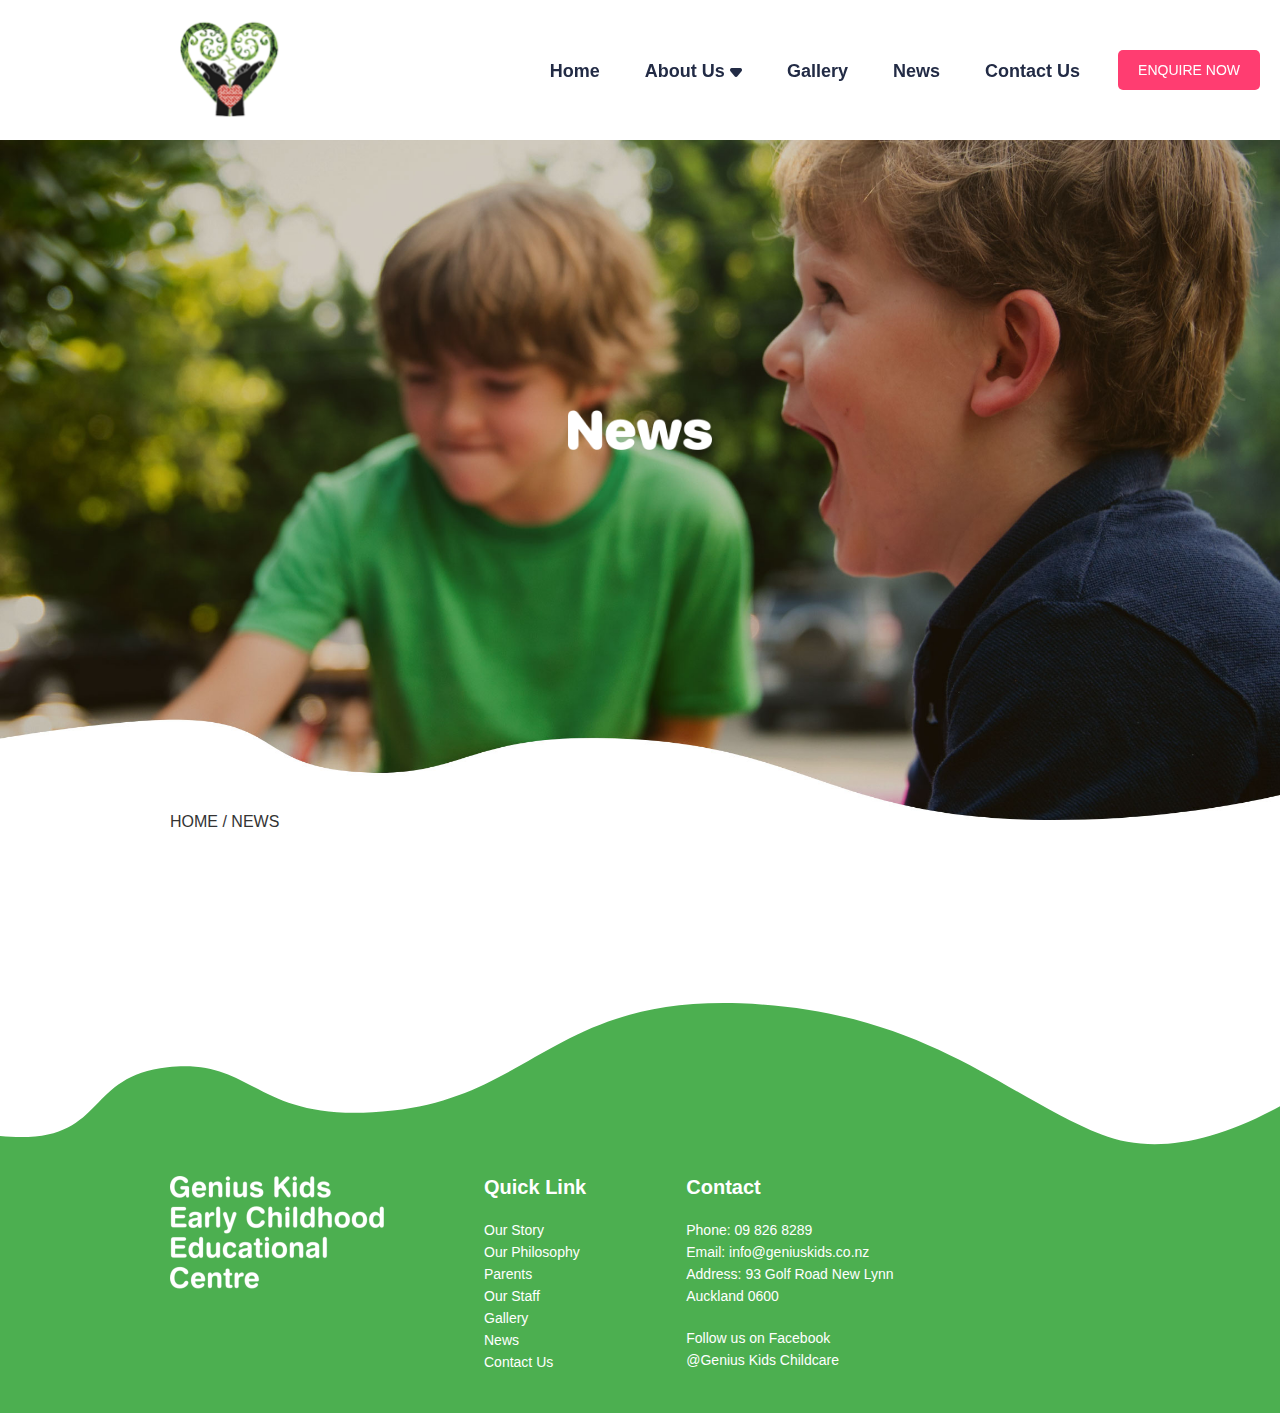
<file: news.html>
<!DOCTYPE html>
<html>
    <head>
        <meta charset="utf-8">
        <meta http-equiv="X-UA-Compatible" content="IE=edge">
        <meta name="viewport" content="width=device-width, initial-scale=1">
        <meta name="description" content="Visit our wonderful Early Learning Centre in the heart of Green Bay, New Lynn. 30 Hours Free for 3 and 4 year olds.• Qualified Early Childhood Teachers. Easy parking.">
        <meta name="author" content="Genius Kids Early Childhood Educational Centre">
        <meta name="keywords" content="preschool,daycare,daycares,preschool near me,childcare centre,early childhood,daycare centres, green bay childcare,new lynn childcare">
        <title>News</title>
        <link rel="stylesheet" href="./css/home.css">
    </head>
    <body>
        <header>
            <div class="main">
                <a href="home.html" class="logo"></a>
                <div class="menu">
                    <span>Menu</span>
                    <img class="open" src="./imgs/menu.png" />
                    <img class="close" src="./imgs/close.png" />
                </div>
                <nav>
                    <ul>
                        <li>
                            <a href="index.html">Home</a>
                        </li>
                        <li>
                            <a>About Us</a>
                            <span class="arrow"></span>
                            <ul class="dropdown">
                                <li><a href="index.html#OurStory">Our Story</a></li>
                                <li><a href="index.html#OurPhilosophy">Our Philosophy</a></li>
                                <li><a href="parents.html">Parents</a></li>
                                <li><a href="ourStaff.html">Our Staff</a></li>
                                <li><a href="index.html#Centrehours">Centre Hours</a></li>
                            </ul>
                        </li>
                        <li><a href="gallery.html">Gallery</a>
                        </li>
                        
                        <li><a href="news.html">News</a></li>
                        <li><a href="contactUs.html">Contact Us</a></li>
                    </ul>
                </nav>
                <a class="button enrollButton" href="./enquiry.html">ENQUIRE NOW</a>
            </div>
        </header>
        <div class="body news">
            <div class="main">
                <div class="themeTitle">
                    <img src="./imgs/title-news.png" />
                </div>
                <div class="breadcrumbs">
                    <a href="./index.html">HOME</a> / 
                    <span>NEWS</span>
                </div>
                <ul class="news" style="display:none;">
                    <li>
                        <div class="bg">
                            <img src="./imgs/newsbg.png" />
                        </div>
                        <div class="face">
                            <div>
                                <i></i>
                                <span>May 28.2020</span>
                            </div>
                            <h5>LET'S TALK ABOUT PLAY</h5>
                            <p>Play is at the centre of Early Childhood Education and for a good reason. There is more to it than you might think...</p>
                            <a>READ MORE</a>
                        </div>
                    </li>
                    <li>
                        <div class="bg">
                            <img src="./imgs/newsbg.png" />
                        </div>
                        <div class="face">
                            <div>
                                <i></i>
                                <span>May 28.2020</span>
                            </div>
                            <h5>LET'S TALK ABOUT PLAY</h5>
                            <p>Play is at the centre of Early Childhood Education and for a good reason. There is more to it than you might think...</p>
                            <a>READ MORE</a>
                        </div>
                    </li>
                    <li>
                        <div class="bg">
                            <img src="./imgs/newsbg.png" />
                        </div>
                        <div class="face">
                            <div>
                                <i></i>
                                <span>May 28.2020</span>
                            </div>
                            <h5>LET'S TALK ABOUT PLAY</h5>
                            <p>Play is at the centre of Early Childhood Education and for a good reason. There is more to it than you might think...</p>
                            <a>READ MORE</a>
                        </div>
                    </li>
                </ul>
            </div>
        </div>
        <footer>
            <div class="main">
                <div>
                    <img class="ftintroduce" src="./imgs/footerintroduce.png" />
                </div>
                <div>
                    <span class="title">Quick Link</span>
                    <div class="list">
                        <a href="index.html#OurStory">Our Story</a>
                        <a href="index.html#OurPhilosophy">Our Philosophy</a>
                        <a href="parents.html">Parents</a>
                        <a href="ourStaff.html">Our Staff</a>
                        <a href="gallery.html">Gallery</a>
                        <a href="news.html">News</a>
                        <a href="contactUs.html">Contact Us</a>
                    </div>
                </div>
                <div>
                    <span class="title">Contact</span>
                    <div class="list">
                        <a href="tel:098268289">Phone: 09 826 8289</a>
                        <a href="mailto:info@geniuskids.co.nz" milto="info@geniuskids.co.nz">
                          <i class="icon-mail"></i>
                          <span>Email: info@geniuskids.co.nz</span>
                        </a>
                        <span>Address: 93 Golf Road New Lynn</span>
                        <span>Auckland 0600</span>
                    </div>
                    <div class="list">
                        <span>Follow us on Facebook</span>
                        <a target="_blank" rel="noopener noreferrer" href="https://www.facebook.com/geniuskidschildcare">
                          <i class="icon-facebook"></i>
                          <span>@Genius Kids Childcare</span>
                        </a>
                    </div>
                </div>
            </div>
        </footer>
        <script src="./js/jquery.min.js"></script>
        <script src="./js/main.js"></script>
    </body>
</html>
</file>
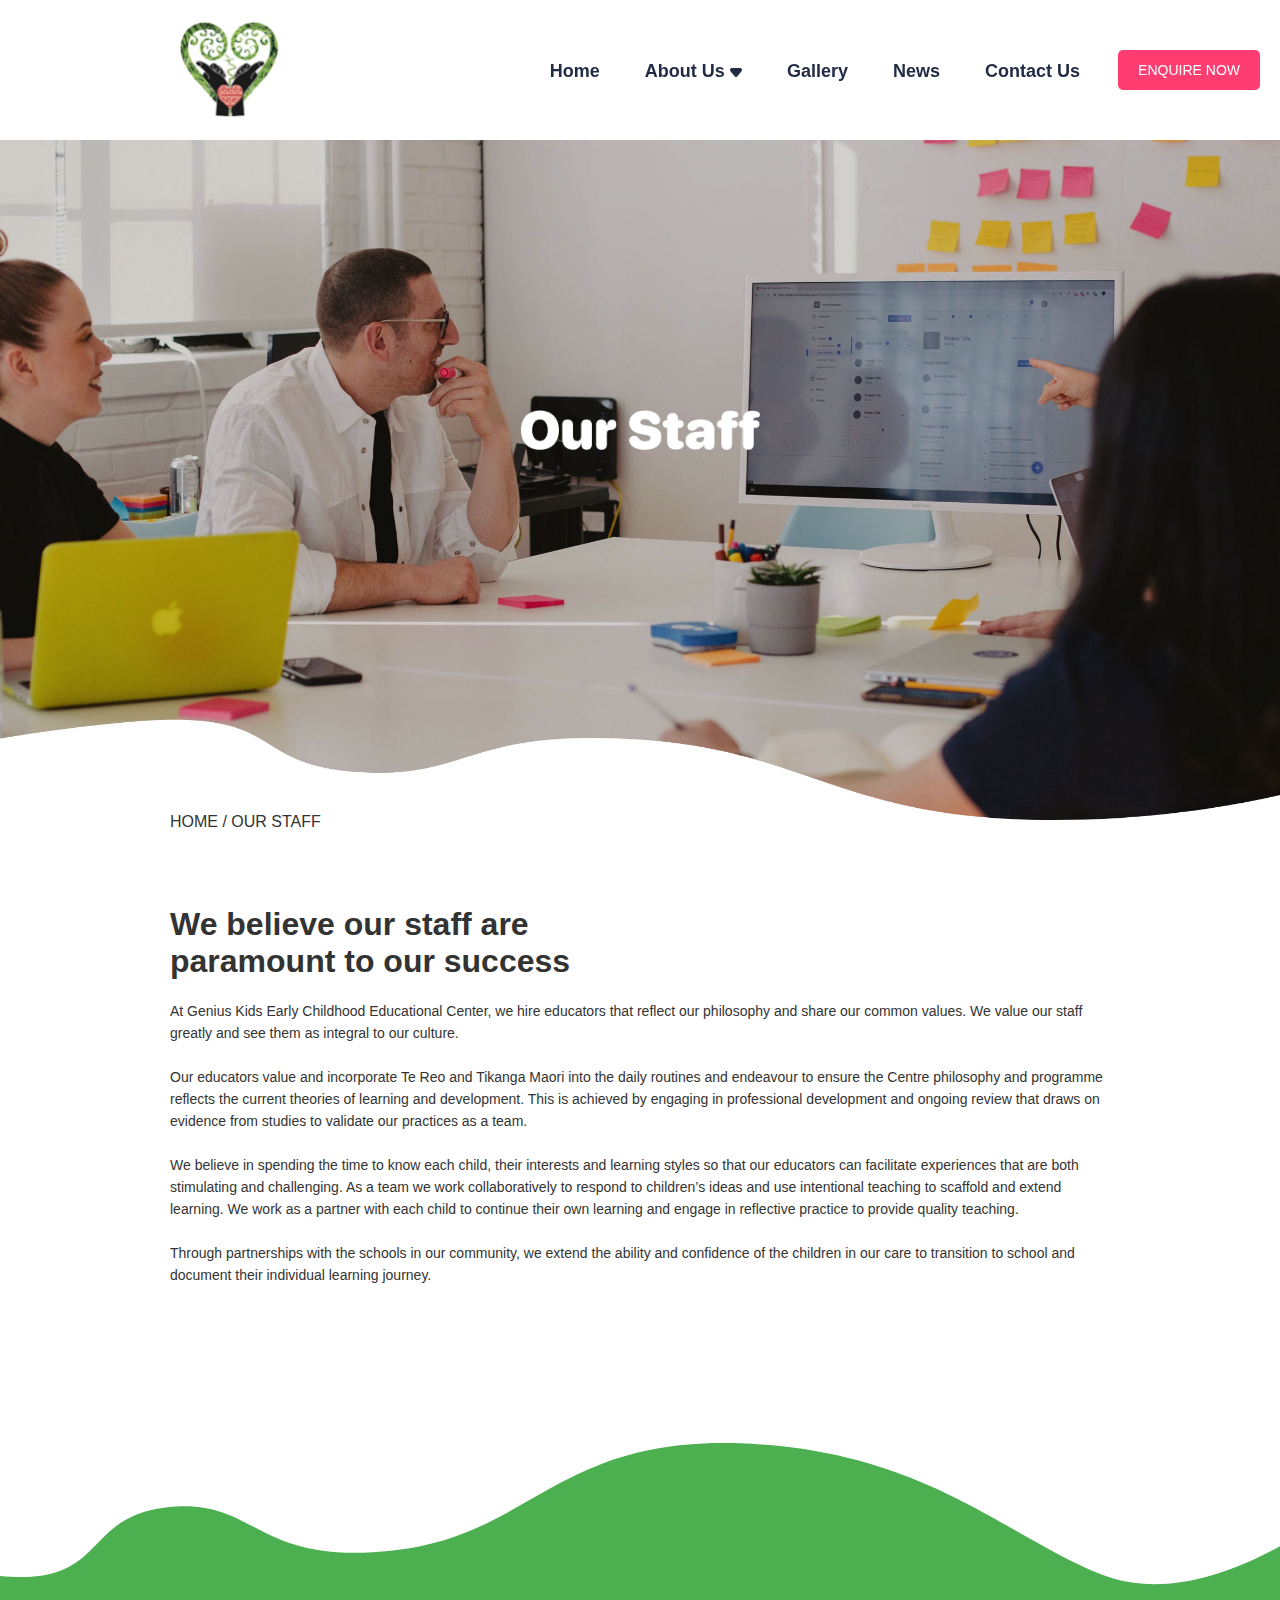
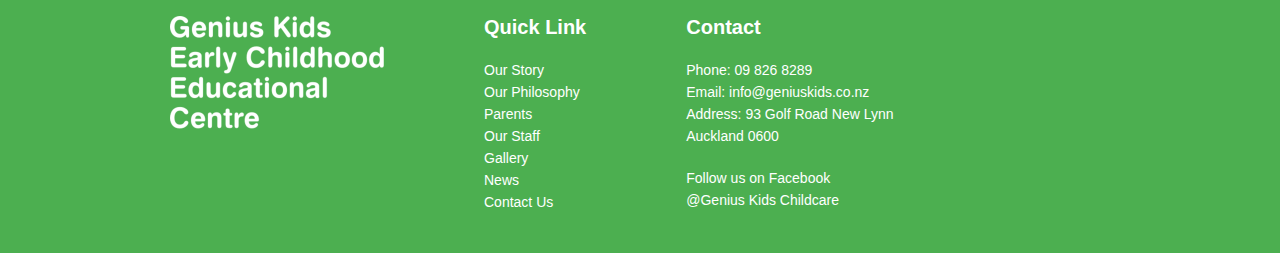
<file: ourStaff.html>
<!DOCTYPE html>
<html>
    <head>
        <meta charset="utf-8">
        <meta http-equiv="X-UA-Compatible" content="IE=edge">
        <meta name="viewport" content="width=device-width, initial-scale=1">
        <meta name="description" content="Visit our wonderful Early Learning Centre in the heart of Green Bay, New Lynn. 30 Hours Free for 3 and 4 year olds.• Qualified Early Childhood Teachers. Easy parking.">
        <meta name="author" content="Genius Kids Early Childhood Educational Centre">
        <meta name="keywords" content="preschool,daycare,daycares,preschool near me,childcare centre,early childhood,daycare centres, green bay childcare,new lynn childcare">
        <title>OurStaff</title>
        <link rel="stylesheet" href="./css/home.css">
    </head>
    <body>
        <header>
            <div class="main">
                <a href="home.html" class="logo"></a>
                <div class="menu">
                    <span>Menu</span>
                    <img class="open" src="./imgs/menu.png" />
                    <img class="close" src="./imgs/close.png" />
                </div>
                <nav>
                    <ul>
                        <li>
                            <a href="index.html">Home</a>
                        </li>
                        <li>
                            <a>About Us</a>
                            <span class="arrow"></span>
                            <ul class="dropdown">
                                <li><a href="index.html#OurStory">Our Story</a></li>
                                <li><a href="index.html#OurPhilosophy">Our Philosophy</a></li>
                                <li><a href="parents.html">Parents</a></li>
                                <li><a href="ourStaff.html">Our Staff</a></li>
                                <li><a href="index.html#Centrehours">Centre Hours</a></li>
                            </ul>
                        </li>
                        <li><a href="gallery.html">Gallery</a>
                        </li>
                        
                        <li><a href="news.html">News</a></li>
                        <li><a href="contactUs.html">Contact Us</a></li>
                    </ul>
                </nav>
                <a class="button enrollButton" href="./enquiry.html">ENQUIRE NOW</a>
            </div>
        </header>
        <div class="body ourstaff">
            <div class="main">
                <div class="themeTitle">
                    <img src="./imgs/title-ourstaff.png" />
                </div>
                <div class="breadcrumbs">
                    <a href="./index.html">HOME</a> / 
                    <span>OUR STAFF</span>
                </div>
                <div class="article">
                    <h1>We believe our staff are paramount to our success</h1>
                    <p>At Genius Kids Early Childhood Educational Center, we hire educators that reflect our philosophy and share our common values. We value our staff greatly and see them as integral to our culture.<br /><br /> Our educators value and incorporate Te Reo and Tikanga Maori into the daily routines and endeavour to ensure the Centre philosophy and programme reflects the current theories of learning and development. This is achieved by engaging in professional development and ongoing review that draws on evidence from studies to validate our practices as a team.<br /><br /> We believe in spending the time to know each child, their interests and learning styles so that our educators can facilitate experiences that are both stimulating and challenging. As a team we work collaboratively to respond to children’s ideas and use intentional teaching to scaffold and extend learning. We work as a partner with each child to continue their own learning and engage in reflective practice to provide quality teaching.<br /><br /> Through partnerships with the schools in our community, we extend the ability and confidence of the children in our care to transition to school and document their individual learning journey.</p>
                </div>
            </div>
        </div>
        <footer>
            <div class="main">
                <div>
                    <img class="ftintroduce" src="./imgs/footerintroduce.png" />
                </div>
                <div>
                    <span class="title">Quick Link</span>
                    <div class="list">
                        <a href="index.html#OurStory">Our Story</a>
                        <a href="index.html#OurPhilosophy">Our Philosophy</a>
                        <a href="parents.html">Parents</a>
                        <a href="ourStaff.html">Our Staff</a>
                        <a href="gallery.html">Gallery</a>
                        <a href="news.html">News</a>
                        <a href="contactUs.html">Contact Us</a>
                    </div>
                </div>
                <div>
                    <span class="title">Contact</span>
                    <div class="list">
                        <a href="tel:098268289">Phone: 09 826 8289</a>
                        <a href="mailto:info@geniuskids.co.nz" milto="info@geniuskids.co.nz">
                          <i class="icon-mail"></i>
                          <span>Email: info@geniuskids.co.nz</span>
                        </a>
                        <span>Address: 93 Golf Road New Lynn</span>
                        <span>Auckland 0600</span>
                    </div>
                    <div class="list">
                        <span>Follow us on Facebook</span>
                        <a target="_blank" rel="noopener noreferrer" href="https://www.facebook.com/geniuskidschildcare">
                          <i class="icon-facebook"></i>
                          <span>@Genius Kids Childcare</span>
                        </a>
                    </div>
                </div>
            </div>
        </footer>
        <script src="./js/jquery.min.js"></script>
        <script src="./js/main.js"></script>
    </body>
</html>
</file>
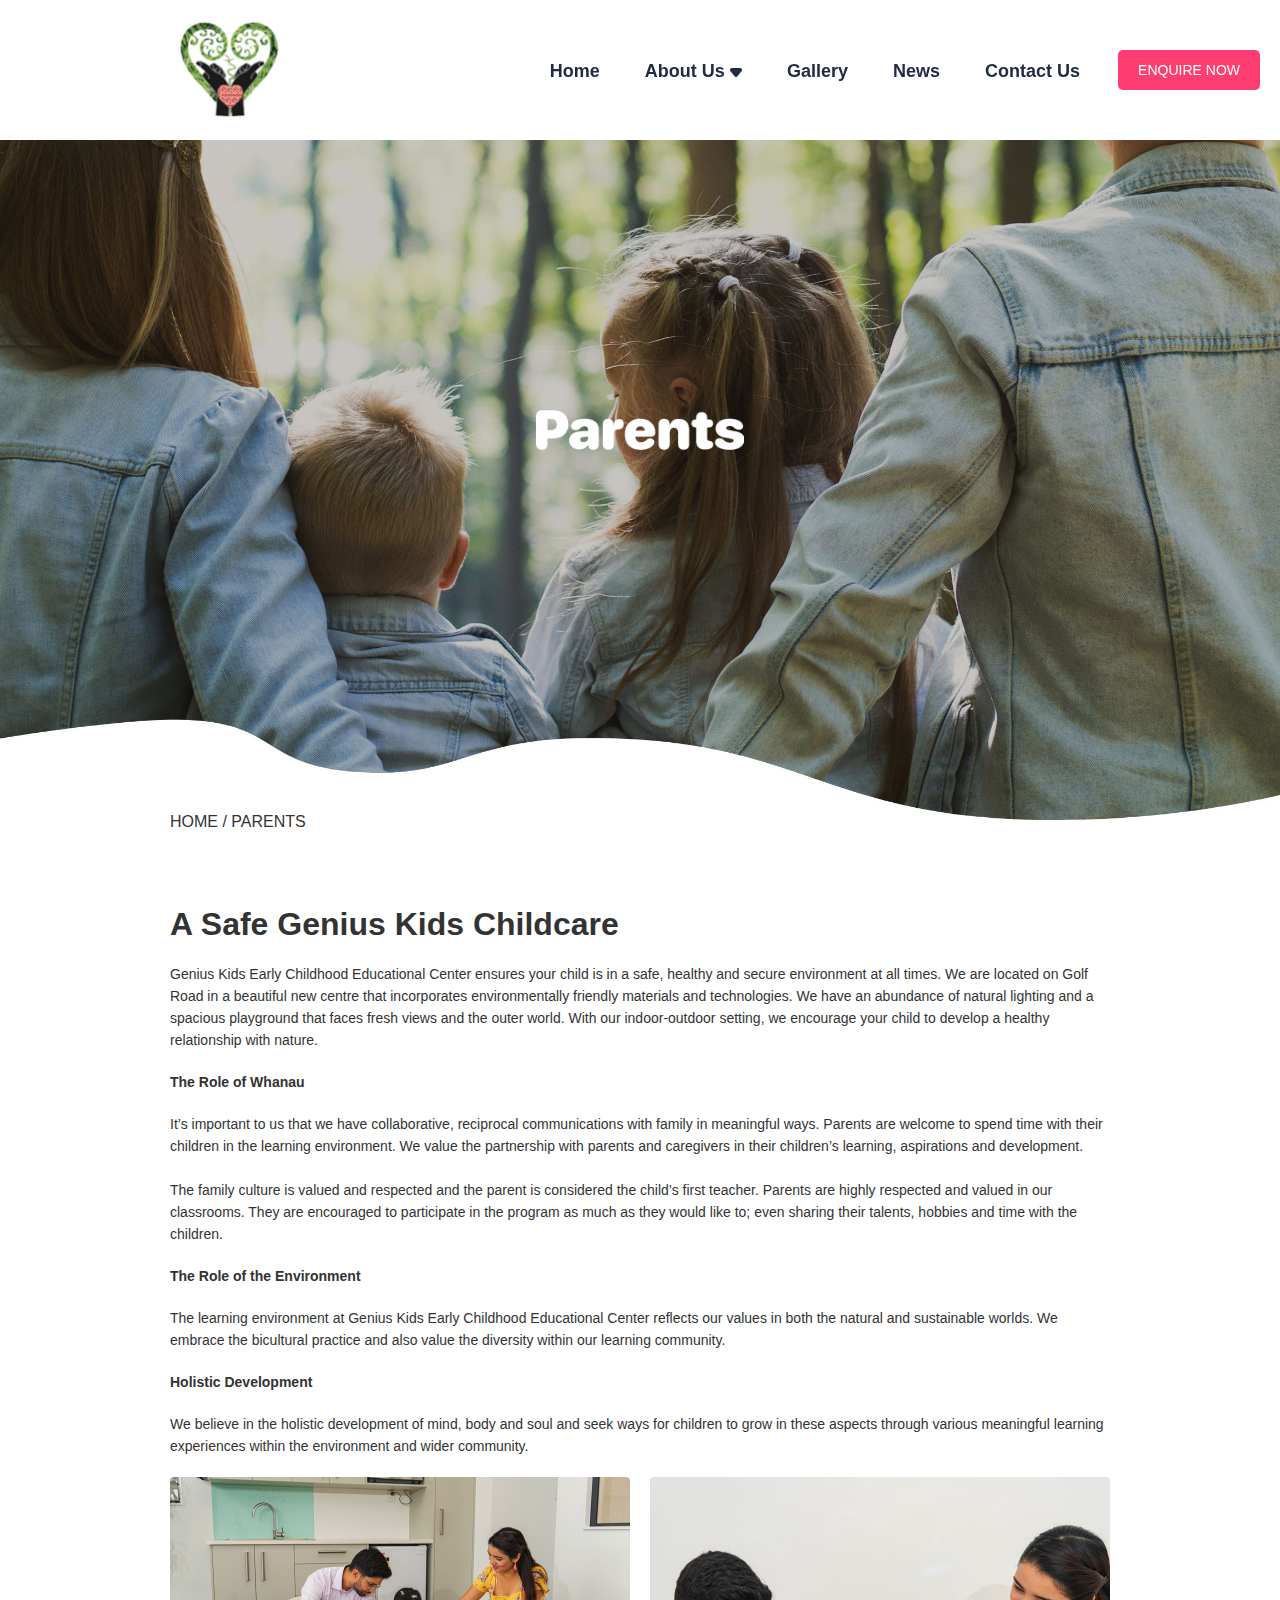
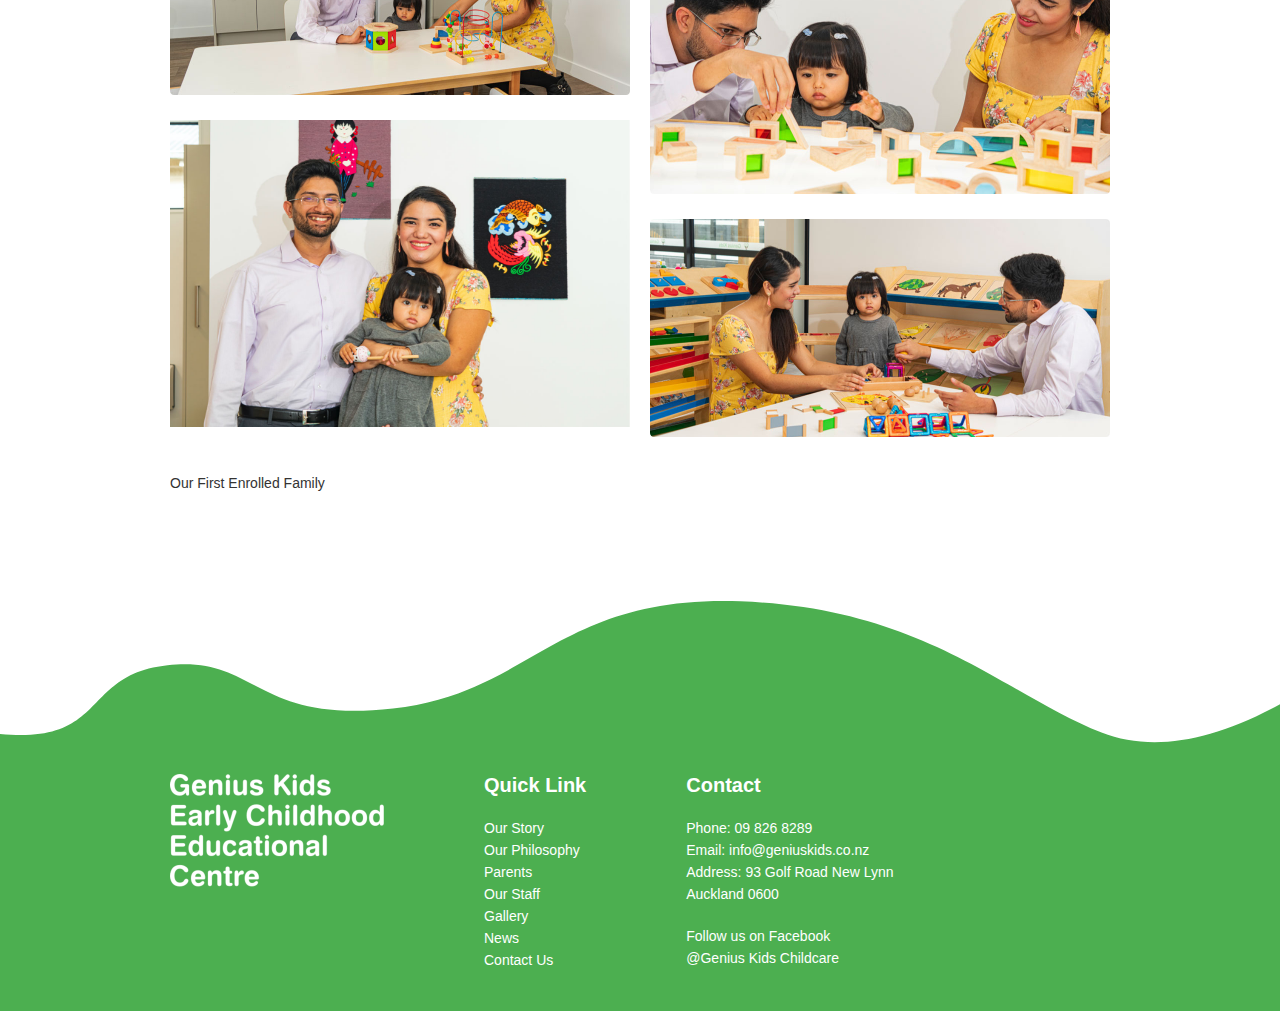
<file: parents.html>
<!DOCTYPE html>
<html>
    <head>
        <meta charset="utf-8">
        <meta http-equiv="X-UA-Compatible" content="IE=edge">
        <meta name="viewport" content="width=device-width, initial-scale=1">
        <meta name="description" content="Visit our wonderful Early Learning Centre in the heart of Green Bay, New Lynn. 30 Hours Free for 3 and 4 year olds.• Qualified Early Childhood Teachers. Easy parking.">
        <meta name="author" content="Genius Kids Early Childhood Educational Centre">
        <meta name="keywords" content="preschool,daycare,daycares,preschool near me,childcare centre,early childhood,daycare centres, green bay childcare,new lynn childcare">
        <title>Parents</title>
        <link rel="stylesheet" href="./css/home.css">
    </head>
    <body>
        <header>
            <div class="main">
                <a href="home.html" class="logo"></a>
                <div class="menu">
                    <span>Menu</span>
                    <img class="open" src="./imgs/menu.png" />
                    <img class="close" src="./imgs/close.png" />
                </div>
                <nav>
                    <ul>
                        <li>
                            <a href="index.html">Home</a>
                        </li>
                        <li>
                            <a>About Us</a>
                            <span class="arrow"></span>
                            <ul class="dropdown">
                                <li><a href="index.html#OurStory">Our Story</a></li>
                                <li><a href="index.html#OurPhilosophy">Our Philosophy</a></li>
                                <li><a href="parents.html">Parents</a></li>
                                <li><a href="ourStaff.html">Our Staff</a></li>
                                <li><a href="index.html#Centrehours">Centre Hours</a></li>
                            </ul>
                        </li>
                        <li><a href="gallery.html">Gallery</a>
                        </li>
                        
                        <li><a href="news.html">News</a></li>
                        <li><a href="contactUs.html">Contact Us</a></li>
                    </ul>
                </nav>
                <a class="button enrollButton" href="./enquiry.html">ENQUIRE NOW</a>
            </div>
        </header>
        <div class="body parents">
            <div class="main">
                <div class="themeTitle">
                    <img src="./imgs/title-parents.png" />
                </div>
                <div class="breadcrumbs">
                    <a href="./index.html">HOME</a> / 
                    <span>PARENTS</span>
                </div>
                <div class="article">
                    <h1>A Safe Genius Kids Childcare</h1>
                    <p>Genius Kids Early Childhood Educational Center ensures your child is in a safe, healthy and secure environment at all times. We are located on Golf Road in a beautiful new centre that incorporates environmentally friendly materials and technologies. We have an abundance of natural lighting and a spacious playground that faces fresh views and the outer world. With our indoor-outdoor setting, we encourage your child to develop a healthy relationship with nature.</p>
                    <p><b>The Role of Whanau</b></p>
                    <p>It’s important to us that we have collaborative, reciprocal communications with family in meaningful ways. Parents are welcome to spend time with their children in the learning environment. We value the partnership with parents and caregivers in their children’s learning, aspirations and development.<br /><br /> The family culture is valued and respected and the parent is considered the child’s first teacher. Parents are highly respected and valued in our classrooms. They are encouraged to participate in the program as much as they would like to; even sharing their talents, hobbies and time with the children.</p>
                    <p><b>The Role of the Environment</b></p>
                    <p>The learning environment at Genius Kids Early Childhood Educational Center reflects our values in both the natural and sustainable worlds. We embrace the bicultural practice and also value the diversity within our learning community.</p>
                    <p><b>Holistic Development</b></p>
                    <p>We believe in the holistic development of mind, body and soul and seek ways for children to grow in these aspects through various meaningful learning experiences within the environment and wider community.</p>
                    <section class="introduce">
                        <div class="contentBox parents-imgs">
                            <div>
                                <img src="./imgs/parents-1.jpg" />
                                <img src="./imgs/parents-2.jpg" />
                            </div>
                            <div>
                                <img src="./imgs/parents-3.jpg" />
                                <img src="./imgs/parents-4.jpg" />
                            </div>
                        </div>
                    </section>
                    <p>Our First Enrolled Family</p>
                </div>
            </div>
        </div>
        <footer>
            <div class="main">
                <div>
                    <img class="ftintroduce" src="./imgs/footerintroduce.png" />
                </div>
                <div>
                    <span class="title">Quick Link</span>
                    <div class="list">
                        <a href="index.html#OurStory">Our Story</a>
                        <a href="index.html#OurPhilosophy">Our Philosophy</a>
                        <a href="parents.html">Parents</a>
                        <a href="ourStaff.html">Our Staff</a>
                        <a href="gallery.html">Gallery</a>
                        <a href="news.html">News</a>
                        <a href="contactUs.html">Contact Us</a>
                    </div>
                </div>
                <div>
                    <span class="title">Contact</span>
                    <div class="list">
                        <a href="tel:098268289">Phone: 09 826 8289</a>
                        <a href="mailto:info@geniuskids.co.nz" milto="info@geniuskids.co.nz">
                          <i class="icon-mail"></i>
                          <span>Email: info@geniuskids.co.nz</span>
                        </a>
                        <span>Address: 93 Golf Road New Lynn</span>
                        <span>Auckland 0600</span>
                    </div>
                    <div class="list">
                        <span>Follow us on Facebook</span>
                        <a target="_blank" rel="noopener noreferrer" href="https://www.facebook.com/geniuskidschildcare">
                          <i class="icon-facebook"></i>
                          <span>@Genius Kids Childcare</span>
                        </a>
                    </div>
                </div>
            </div>
        </footer>
        <script src="./js/jquery.min.js"></script>
        <script src="./js/main.js"></script>
    </body>
</html>
</file>
<file: css/home.css>
html {
  font-family: 'Open Sans', 'Roboto', 'Helvetica', 'Arial', sans-serif;
  bottom: 0;
  width: 100%;
  height: 100%;
  scroll-behavior: smooth;
  margin: 0;
  padding: 0;
  font-size: 14px;
  color: #333;
}
body, div, span, p, a, ul, li {
  margin: 0;
  padding: 0;
  bottom: 0;
}
.logo {
    position: absolute;
    background-image: url("../imgs/logo.png");
    background-position: center;
    background-repeat: no-repeat;
    background-size: cover;
    width: 99.00px;
    height: 97.00px;
    left: 10px;
    top: 19.50px;
}
.menu {
  display: none;
}
.home {
  box-sizing: content-box;
  margin: 0 auto;
  background-color: #fff;
}
header {
  position: fixed;
  width: 100%;
  top: 0;
  z-index: 100;
}
header .main {
  position: relative;
  height: 150px;
  margin: 0 auto;
}
header.front {
  background: #fff;
  box-shadow: 0px 3px 6px #ccc;
}
.body.home {
  background-image: url("../imgs/leftbg.svg"), url("../imgs/happygirl.jpg");
  background-repeat: no-repeat, no-repeat;
  background-position: -660px 580px, right top;
  background-size: auto auto, auto auto;
}
.body.parents {
  background-image: url("../imgs/banner-parents.jpg");
  background-repeat: no-repeat;
  background-position: center 140px;
  background-size: 1600px auto;
  padding-top: 150px;
  padding-bottom: 50px;
}
.body.gallery {
  background-image: url("../imgs/banner-gallery.jpg");
  background-repeat: no-repeat;
  background-position: center 140px;
  background-size: 1600px auto;
  padding-top: 150px;
  padding-bottom: 100px;
}
.body.ourstaff {
  background-image: url("../imgs/banner-staff.jpg");
  background-repeat: no-repeat;
  background-position: center 140px;
  background-size: 1600px auto;
  padding-top: 150px;
  padding-bottom: 100px;
}
.body.news {
  background-image: url("../imgs/banner-news.jpg");
  background-repeat: no-repeat;
  background-position: center 140px;
  background-size: 1600px auto;
  padding-top: 150px;
  padding-bottom: 200px;
}
.body {
  padding-top: 150px;
  min-height: 400px;
  width: 100%;
}
.main {
  width: 940px;
  margin: 0 auto;
}
nav {
    position: absolute;
    box-sizing: content-box;
    transform-origin: center;
    text-align: left;
    line-height: 9px;
    letter-spacing: 0.00px;
    color: #222B45;
    font-size: 18.00px;
    font-weight: 400;
    text-decoration: none;
    box-shadow: none;
    overflow-x: unset;
    overflow-y: unset;
    white-space: nowrap;
    height: 48.00px;
    right: 10px;
    top: 47.00px;
    display: flex;
}  
nav {
  list-style: none;
  list-style-type: none;
  display: inline-block;
}
nav li {
  display: inline-block;
  padding: 20px;
  position: relative;
}
nav li a {
  display: inline-block;
  text-decoration: none;
  color: #222B45;
  font-weight: bold;
}
nav .arrow {
  display: inline-block;
  width: 12px;
  height: 9px;
  background: url('../imgs/arrow-down.png') no-repeat;
  background-size: cover;
}
nav .dropdown {
  display: none;
  position: absolute;
  width: 300px;
  border: 1px solid #ccc;
  background: #fff;
  top: 50px;
  border-radius: 5px;
  overflow: hidden;
  height: 324px;
}
nav .dropdown li {
  display: block;
  height: 64px;
  border-bottom: 1px solid #ccc;
  padding: 0 20px;
  line-height: 64px;
  cursor: pointer;
}
nav .dropdown li a {
  font-weight: normal;
}
nav .dropdown li:hover {
  border-left: 2px solid #4CAF50;
  background: #f2f9f2;
}
nav li:hover .arrow {
  transform: rotate(180deg);
}
nav li:hover .dropdown {
  display: block;
}

.button {
  background: rgba(255, 61, 113, 1);
  display: inline-block;
  border-radius: 5px;
  line-height: 40px;
  height: 40px;
  padding: 0 20px;
  text-decoration: none;
  color: #fff;
}
header .enrollButton {
  top: 50px;
  position: absolute;
  right: -150px;
}

.body .welcomewords {
  padding-top: 80px;
  margin-bottom: 300px;
}
.body .welcomewords img {
  margin-bottom: 30px;
}
.body .welcomewords p {
  margin-bottom: 30px;
}
.body .welcomewords .button {

}
.introduce {
  margin-bottom: 80px;
  line-height: 20px;
}
.introduce .title {
  line-height: 48.00px;
  font-size: 34.00px;
  font-weight: 400;
  font-weight: bolder;
  margin-bottom: 20px;
}

.introduce .subTitle {
  line-height: 24.00px;
  font-size: 15.00px;
  font-weight: 400;
  margin-bottom: 40px;
}
.introduce .contentBox {
  display: flex;
}
.introduce .contentBox > div:first-of-type {
  padding-right: 10px;
}
.introduce .contentBox > div:last-of-type {
  padding-left: 10px;
}
.introduce .imgBox {
  display: block;
  width: 460.00px;
}
.introduce .imgBox img {
  width: 460.00px;
}
.introduce .content .article {
  padding-top: 50px;
}
.introduce .content p {
  margin-bottom: 20px;
}
.introduce .content .insideTitle {
  line-height: 32.00px;
  font-size: 22.00px;
  font-weight: 400;
  margin-bottom: 20px;
}
.introduce .content .insideTitle:before {
  content: '';
  display: inline-block;
  vertical-align: middle;
  margin-right: 10px;
  width: 30px;
  height: 8px;
  background: rgba(0, 224, 150, 1);
}
.introduce .content .specialUl {
  list-style-position: outside;
  width: 600px;
  margin-left: 20px;
}
.introduce .content ul {
  list-style-position: inside;
  margin: 20px 0 30px;
}
.introduce .content ul li {
  line-height: 20px;
}
.note {
  text-align: center;
  font-weight: bolder;
  font-style:italic;
  padding: 0 30px;
  font-size: 18px;
  margin-bottom: 50px;
  line-height: 24px;
}

.subfooter {
  background-image: url("../imgs/foot.svg");
  background-repeat: no-repeat;
  background-position: center 40px;
  background-size: 100% auto;
  width: 100%;
}
.subfooter ul {
  text-align: center;
  margin-bottom: 70px;
}
.subfooter li {
  vertical-align: top;
  display: inline-block;
  width: 306px;
  height: 360px;
  padding-left: 10px;
  padding-right: 10px;
}
.subfooter li:nth-child(odd) {
  padding-top: 0px;
}
.subfooter li:nth-child(even) {
  padding-top: 40px;
}

.subfooter li img {
  width: 306px;
}
.subfooter .centrehours {
  width: 780px;
  font-size: 18px;
  font-weight: bolder;
  margin: 0 auto;
  line-height: 26px;
}
.subfooter .centrehours .title {
  font-size: 36px;
  display: block;
  margin-bottom: 30px;
}
.subfooter iframe {
  margin-top: 40px;
  width: 780px;
  height: 320px;
}
.fourIcons {
  list-style: none;
  display: flex;
  margin-bottom: 50px;
  justify-content: space-between;
}
.fourIcons li {
  width: 170px;
  font-size: 16px;
  text-align: center;
  font-weight: bold;
}
.fourIcons li > div {
  height: 160px;
}
.fourIcons li img {
  width: 170px;
}
footer {
  padding-top: 250px;
  background-image: url("../imgs/footer.svg");
  background-repeat: no-repeat;
  background-position: center top;
  background-size: 100% 800px;
  margin-top: -180px;
  height: auto;
  color: #fff;
}
footer.index {
  height: 400px;
  padding-top: 400px;
}
footer .main {
  display: flex;
}
footer .main > div {
  margin-right: 100px;
  margin-bottom: 40px;
}
footer .main > div:last-of-type {
  margin-bottom: 0;
}
footer .ftintroduce {
  width: 214px;
}
footer .title {
  font-size: 20px;
  font-weight: bolder;
}
footer .list span, footer .list a {
  display: block;
  color: #fff;
  text-decoration: none;
  line-height: 22px;
  font-size: 14px;
}
footer .list {
  margin-top: 20px;
}
footer.enquiry {
  margin-top: 100px;
}
.themeTitle {
  margin: 260px auto 360px;
  text-align: center;
}
.themeTitle img {
  height: 40px;
}
.breadcrumbs {
  font-size: 16px;
  margin-bottom: 75px;
}
.breadcrumbs a {
  color: #333;
  cursor: pointer;
  text-decoration: none;
}
.breadcrumbs a:hover {
  text-decoration: underline;
}
.article {
  margin-bottom: 160px;
}
.article h1 {
  font-size: 32px;
  width: 500px;
  margin-bottom: 20px;
}
.article .introduce {
  margin-bottom: 10px;
}
.article p {
  line-height: 22px;
  margin-bottom: 20px;
}
.parents-imgs img {
  width: 460px;
  margin-bottom: 20px;
}
.photoList li {
  display: inline-block;
  list-style: none;
  padding: 10px;
}
.photoList li img {
  width: 290px;
}
.news li {
  width: 280px;
  height: 402px;
  margin: 10px;
  display: inline-block;
  border-radius: 8px;
  overflow: hidden;
  position: relative;
  box-shadow: 0px 2px 4px #ccc;
}
.news li .bg img {
  width: 100%;
}
.news li .face {
  position: absolute;
  bottom: 0;
  padding: 80px 30px 0;
  height: 160px;
  background: url('../imgs/news-box.png') no-repeat;
  background-size: cover;
}
.news li .face i, .news li .face span {
  display: inline-block;
  vertical-align: middle;
}
.news li .face span {
  line-height: 24px;
}
.news li .face i {
  width: 24px;
  height: 24px;
  margin-right: 20px;
  background: url('../imgs/calendar.png') no-repeat;
  background-size: cover;
}
.news li .face h5 {
  font-size: 16px;
  margin: 14px 0;
}
.news li .face p {
  font-size: 12px;
}
.news li .face a {
  position: absolute;
  bottom: 20px;
  right: 20px;
  font-size: 14px;
}
.footbutton {
  display: none;
  background: rgba(255, 61, 113, 1);
  line-height: 60px;
  text-align: center;
  height: 60px;
  padding: 0;
  text-decoration: none;
  color: #fff;
}

.w460 {width: 460px;}
.w600 {
  width: 600px;
}
.lh24 {
  line-height: 24px;
}

.flex {
  display: flex;
  margin-bottom: 10px;
}
.flex .flex-left {
  width: 367px;
}
.flex .flex-right iframe {
  width: 560px;
  height: 315px; 
}

@media  (max-width: 960px) {
  .main .logo {
    width: 70px;
    height: 70px;
    left: 20px;
    top: 16px;
    padding: 0;
  }
  header .main {
    height: 100px;
    line-height: 100px;
  }
  .main {
    width: 100%;
  }
  nav {
    display: none;
    position: fixed;
    top: 0;
    left: 0;
    width: 100%;
    height: 100%;
    background: #4caf50;
  }
  nav li {
    display: block;
  }
  nav li a {
    color: #fff;
  }
  nav .arrow {
    display: none;
  }
  nav .dropdown {
    display: block;
    position: relative;
    background: none;
    border: 0;
    top: 10px;
    height: auto;
  }
  nav .dropdown li {
    border-bottom: 0;
    padding-left: 0;
    height: 40px;
    line-height: 40px;
  }
  nav .dropdown li:hover {
    border-left: none;
    background: none;
  }
  .body.home {
    background-image: url("../imgs/leftbg.svg"), url("../imgs/happygirl.jpg");
    background-repeat: no-repeat, no-repeat;
    background-position: -240px 640px, right top;
    background-size: 100% auto, 100% auto;
  }
  header .menu .close {
    display: none;
  }
  header.show .open {
    display: none;
  }
  header.show .close {
    display: inline-block;
  }
  header.show .menu {
    color: #fff;
  }
  header.show nav {
    display: block;
    padding-top: 50px;
  }
  .main > .fourIcons {
    padding: 0;
  }
  .fourIcons li {
    width: 39%;
    display: inline-block;
    padding: 5%;
  }
  .fourIcons li img {
    width: 100%;
  }
  .menu {
    color: #222b45;
    display: block;
    position: absolute;
    right: 10px;
    top: 20px;
    height: 60px;
    line-height: 60px;
    font-size: 20px;
    font-weight: bolder;
    z-index: 10;
  }
  .menu span {
    display: inline-block;
    vertical-align: middle;
    margin-right: 10px;
  }
  .menu img {
    width: 30px;
    vertical-align: middle;
  }
  .menu img.close {
    width: 20px;
  }
  .main > * {
    padding: 0 22px;
  }
  .body .welcomewords {
    padding-top: 250px;
    margin-bottom: 200px;
  }
  .body .welcomewords img {
    width: 90%;
  }
  .introduce .imgBox {
    width: 100%;
  }
  .introduce .imgBox img {
    width: 100%;
  }
  .introduce .contentBox {
    display: block;
  }
  .fourIcons {
    display: block;
  }
  .subfooter .centrehours {
    width: 80%;
  }
  .subfooter iframe {
    width: 100%;
  }
  .introduce .content .specialUl {
    width: 100%;
  }
  .introduce .contentBox > div:first-of-type {
    padding-right: 0;
  }
  .introduce .contentBox > div:last-of-type {
    padding-left: 0;
  }
  .subfooter {
    background-position: 0 0;
    background-size: cover;
  }
  .subfooter li:nth-child(odd), .subfooter li:nth-child(even) {
    padding-top: 10px;
    padding-bottom: 10px;
  }
  .footbutton {
    position: fixed;
    bottom: 0;
    width: 100%
  }
  footer.index {
    height: auto;
    padding-bottom: 80px;
  }
  footer {
    padding-bottom: 20px;
    height: auto;
    background-size: cover;
  }
  .footbutton.show{
    display: block;
  }
  footer .main {
    display: block;
  }
  .w460 {
    width: 100%;
  }
  .article h1 {
    width: 100%;
  }
  .parents-imgs img {
    width: 100%;
  }
  .photoList li img {
    width: 100%;
  }
  .main > .news {
    padding: 0;
  }
  .news li {
    display: block;
    width: 90%;
    margin: 0 auto;
  }
  .flex {
    display: block;
    margin-bottom: 10px;
  }
  .flex .flex-left {
    width: 100%;
  }
  .flex .flex-right iframe {
    width: 100%;
    height: 250px; 
  }
}
</file>
<file: css/popup.css>
/* Overlay */
#popupContainer {
  display: none;
  position: fixed;
  top: 0;
  left: 0;
  width: 100%;
  height: 100%;
  background-color: rgba(0, 0, 0, 0.5);
  z-index: 9999;
}

/* Popup Content */
#popupContent {
  position: absolute;
  top: 50%;
  left: 50%;
  transform: translate(-50%, -50%);
  max-width: 500px;
  width: 90%;
  background-color: #FFFFE0;
  padding: 20px; /* Use fixed padding for better readability on small screens */
  text-align: center;
  box-sizing: border-box; /* Ensures padding is included in width calculation */
}

/* Offer Title */
.offerTitle {
  font-size: 24px; /* Use a fixed font size for better readability on small screens */
  color: #8AC7DB;
  margin-bottom: 10px;
}

/* Offer Description */
.offerDescription {
  font-size: 18px; /* Use a fixed font size for better readability on small screens */
  color: #8AC7DB;
  margin-bottom: 20px;
}

/* Close Button */
#closePopup,
#learnMoreButton {
  background-color: #8AC7DB;
  color: #FFFFE0;
  padding: 10px 20px;
  border: none;
  cursor: pointer;
  font-size: 16px;
  font-family: 'Arial', sans-serif; /* Specify a font-family */
  display: inline-block;
  margin-top: 10px;
  text-decoration:none
}

/* Learn More Button */
#learnMoreButton {
  display: inline-block;
  margin-top: 10px;
}

/* Image Container */
.imageContainer {
  margin-bottom: 20px;
}

@media (max-width: 768px) {
  #popupContent {
    max-width: 400px;
    padding: 20px;
  }

  .offerTitle {
    font-size: 20px;
    margin-bottom: 8px;
  }

  .offerDescription {
    font-size: 16px;
    margin-bottom: 16px;
  }
}

@media (max-width: 480px) {
  #popupContent {
    max-width: 300px;
    padding: 15px;
  }

  .offerTitle {
    font-size: 18px;
    margin-bottom: 6px;
  }

  .offerDescription {
    font-size: 14px;
    margin-bottom: 12px;
  }
}
</file>
<file: css/contactUs.css>
html {
  font-family: 'Open Sans', 'Roboto', 'Helvetica', 'Arial', sans-serif;
  bottom: 0;
  width: 100%;
  height: 100%;
  scroll-behavior: smooth;
  margin: 0;
  padding: 0;
  font-size: 14px;
  color: #333;
}
body, div, span, p, a, ul, li {
  margin: 0;
  padding: 0;
  bottom: 0;
}
.header {
  height: 100px;
  width: 100%;
  padding-top: 20px;
  margin: 0 auto;
  position: absolute;
  top: 0;
}
.header img {
  height: 100px;
  margin-right: 20px;
}
.header > div {
  margin-left: 51%;
}
.flxBox {
  display: flex;
  margin: 0 auto;
  width: 1000px;
}
.flxBox > div {
  width: 500px;
  height: 700px;
}
.left {
  background-image: url("../imgs/footer.svg"), url("../imgs/contactus.jpg");
  background-repeat: no-repeat, no-repeat;
  background-position: center bottom, center top;
  background-size: 1000px 300px, 850px 500px;
  height: auto;
  position: relative;
}
.left img {
  position: absolute;
  width: 200px;
  bottom: 50px;
  left: 50px;
}
.flxBox .right {
  padding-top: 200px;
  padding-left: 40px;
  position: relative;
  height: 500px;
}
.backToHome {
  position: absolute;
  right: 20px;
  bottom: 20px;
  color: #333;
  font-size: 20px;
}
.backToHome img {
  width: 42px;
  height: 42px;
  vertical-align: middle;
  margin-right: 20px;
}
.backToHome span {
  display: inline-block;
  vertical-align: middle;
}
.title {
  font-size: 30px;
  display: block;
  margin-bottom: 40px;
}
.list {
  margin-bottom: 20px;
}
.list a, .list span {
  display: block;
  font-size: 16px;
  text-decoration: none;
  color: #000;
}
.button {
  background: rgba(255, 61, 113, 1);
  display: inline-block;
  border-radius: 5px;
  line-height: 40px;
  height: 40px;
  padding: 0 20px;
  text-decoration: none;
  color: #fff;
}

@media  (max-width: 960px) {
  .header {
    height: 100px;
    width: 100%;
    padding-top: 20px;
    margin: 0 auto;
    position: relative;
    top: 0;
  }
  .header > div {
    margin-left: 20px;
  }
  .header img {
    height: 80px;
    margin-right: 20px;
  }
  .left {
    background-position: center bottom, center top;
    background-size: 800px 200px, 550px 370px;
    height: auto;
  }
  .left img {
    position: absolute;
    width: 200px;
    bottom: 20px;
    left: 20px;
  }
  .flxBox {
    width: 100%;
    display: block;
  }
  .flxBox > div {
    width: 100%;
    height: 500px;
  }
  .flxBox .right {
    padding-left: 0;
    padding-top: 20px;
    padding-bottom: 40px;
    height: auto;
  }

  .flxBox .right > * {
    margin-left: 20px;
  }
  .backToHome {
    right: auto;
    bottom: auto;
    margin-top: 40px;
    margin-left: 40px;
    position: relative;
    display: block;
  }
}
</file>
